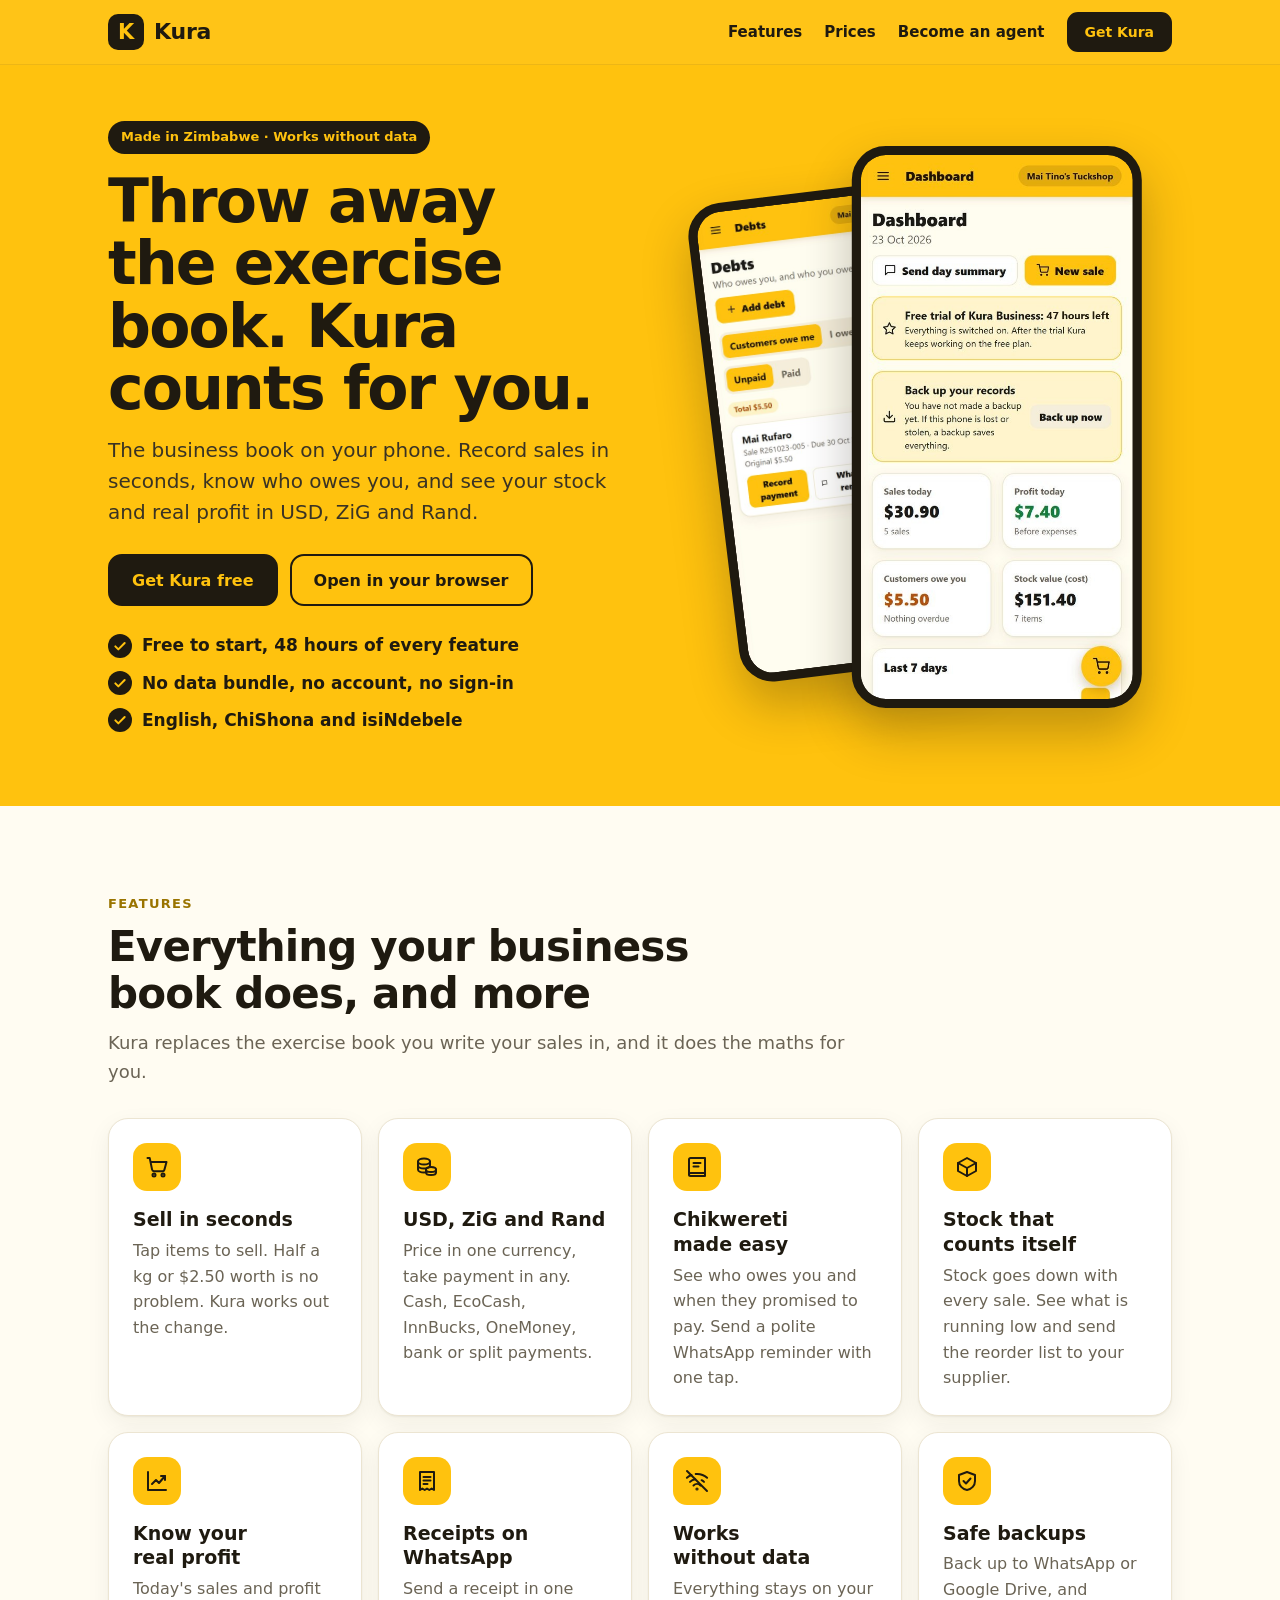
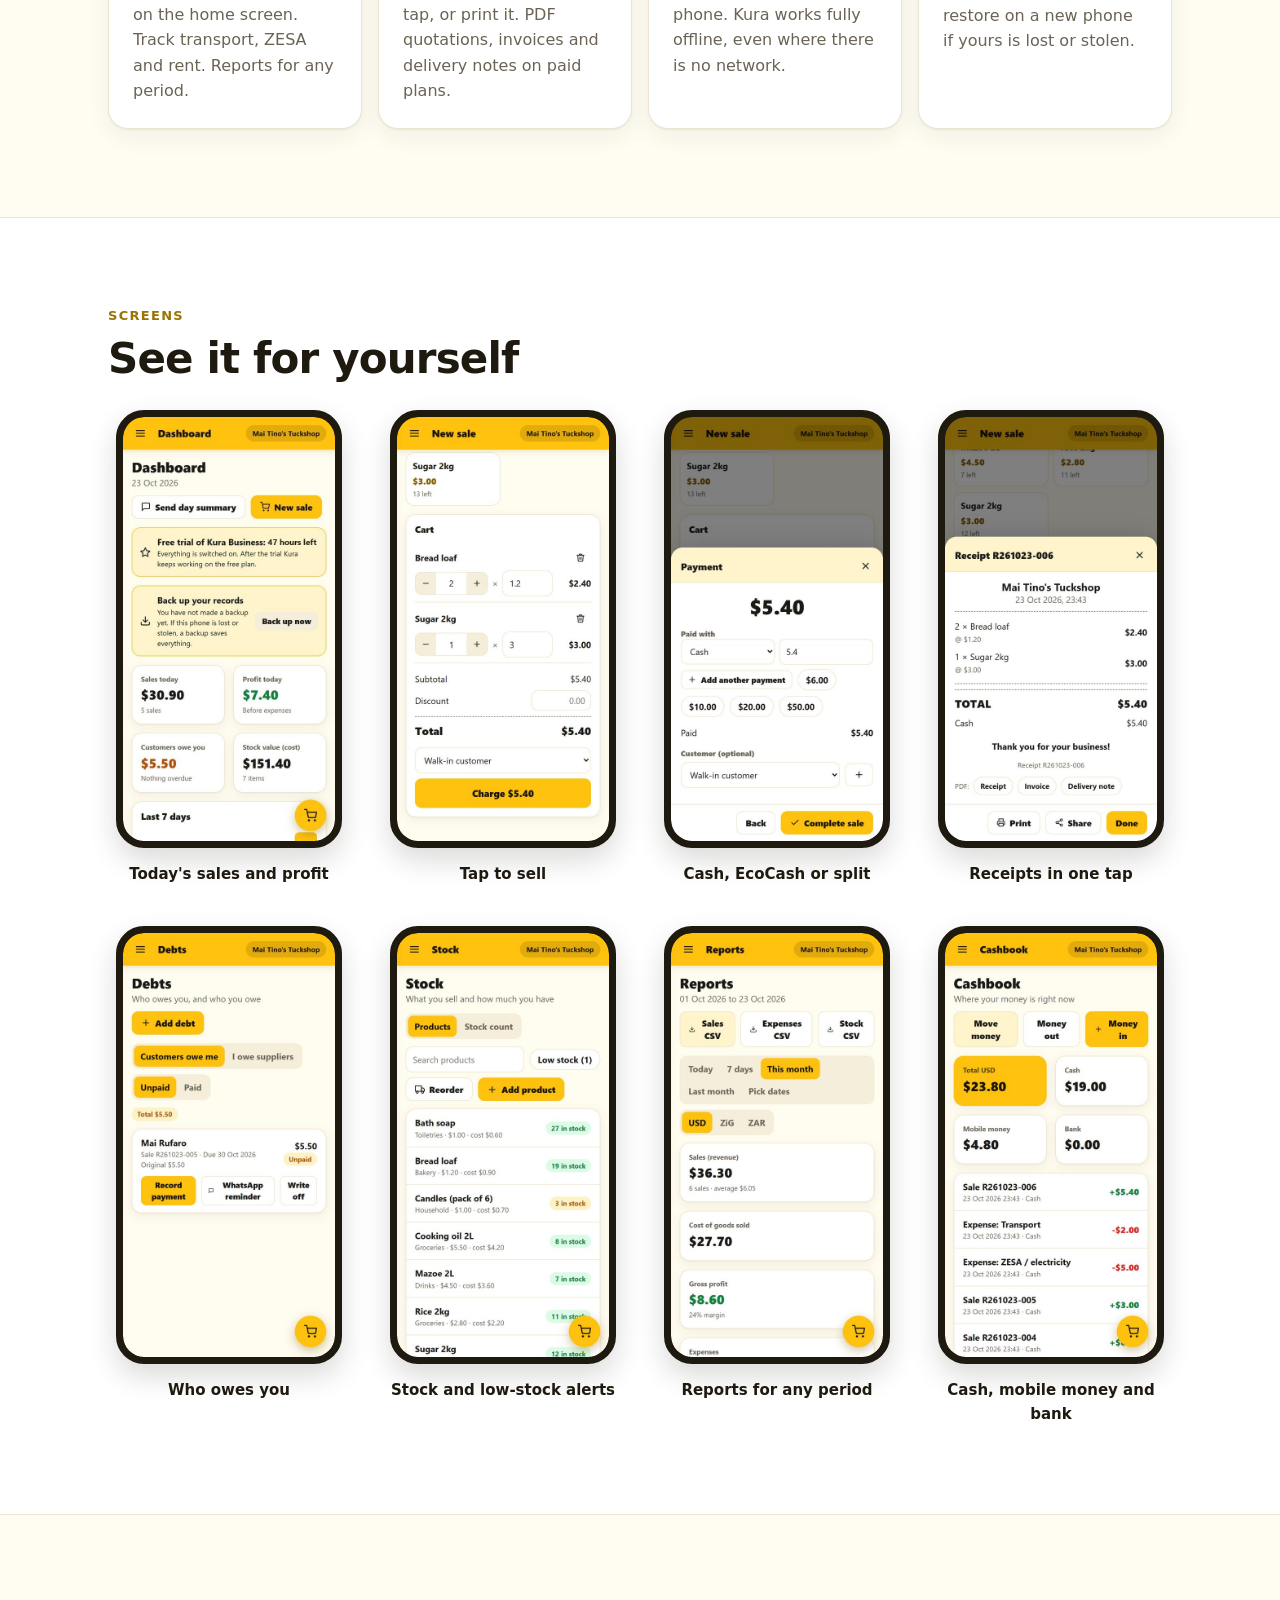
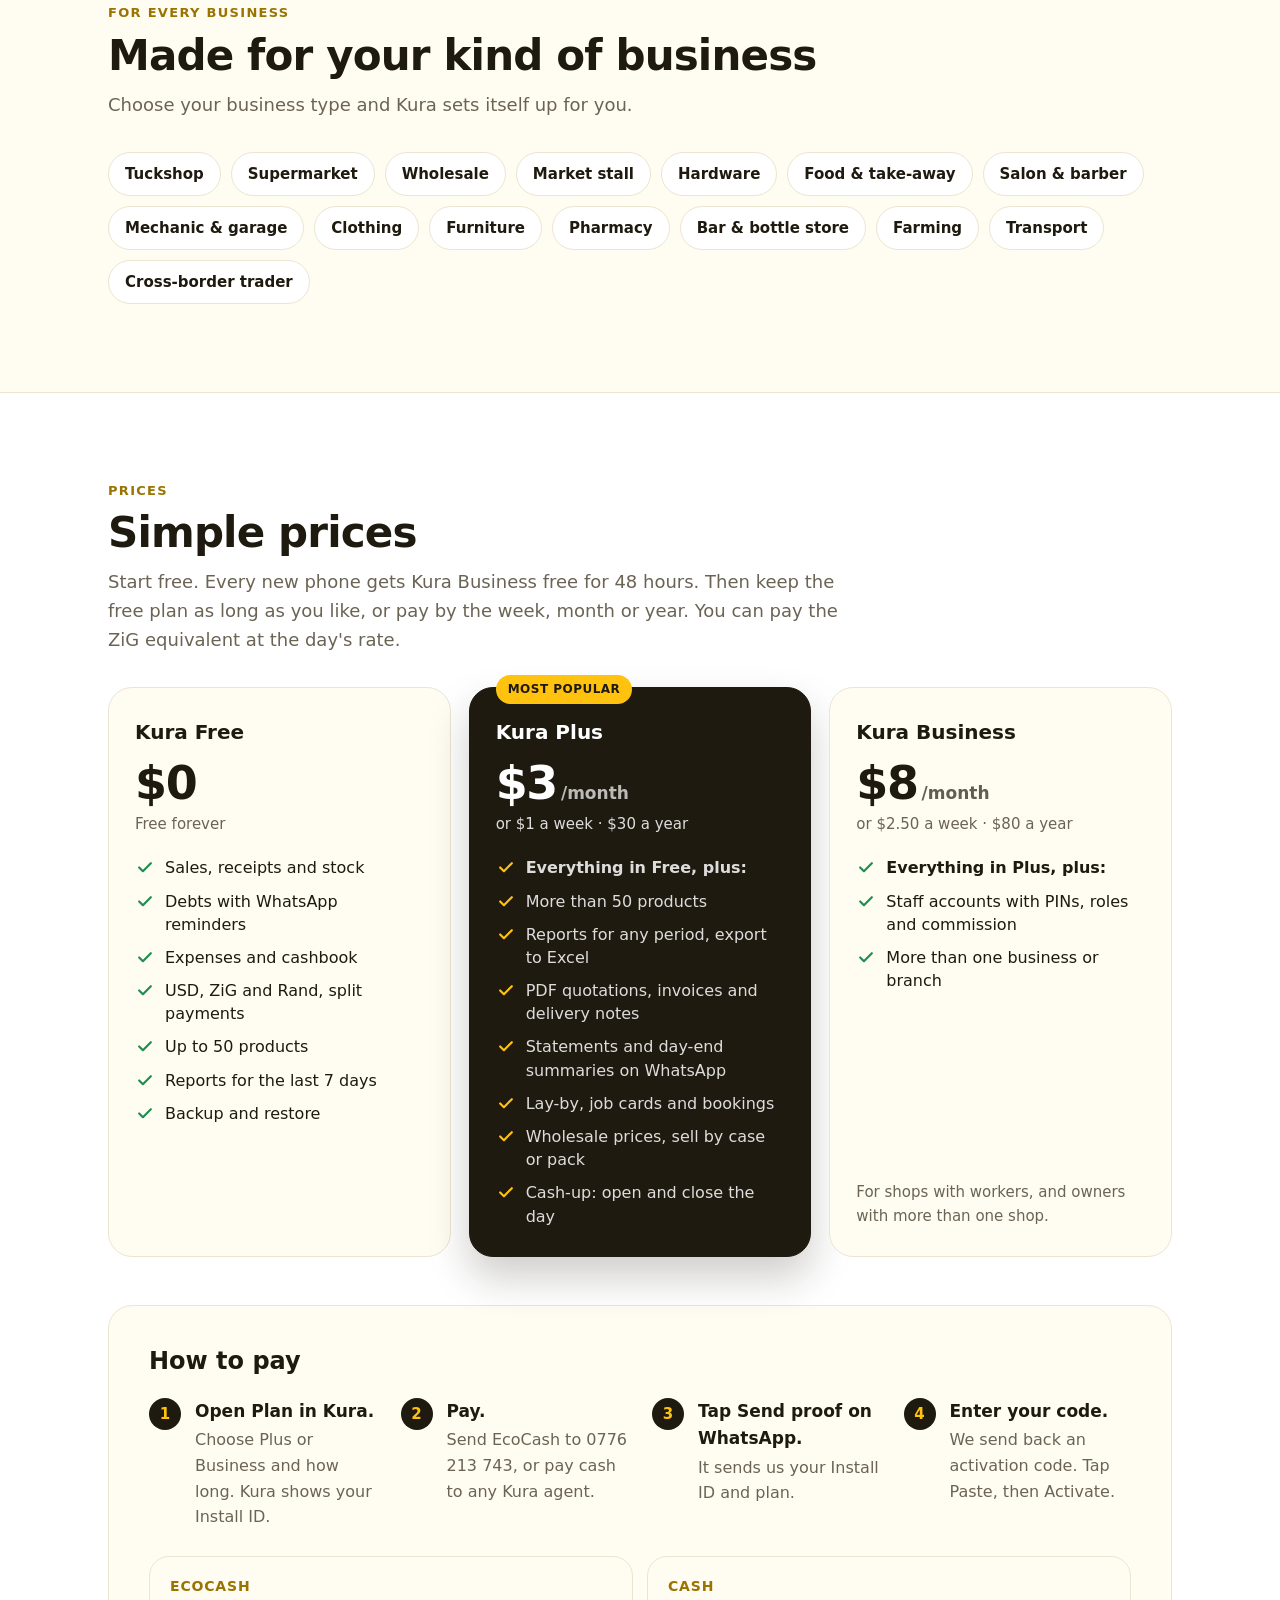
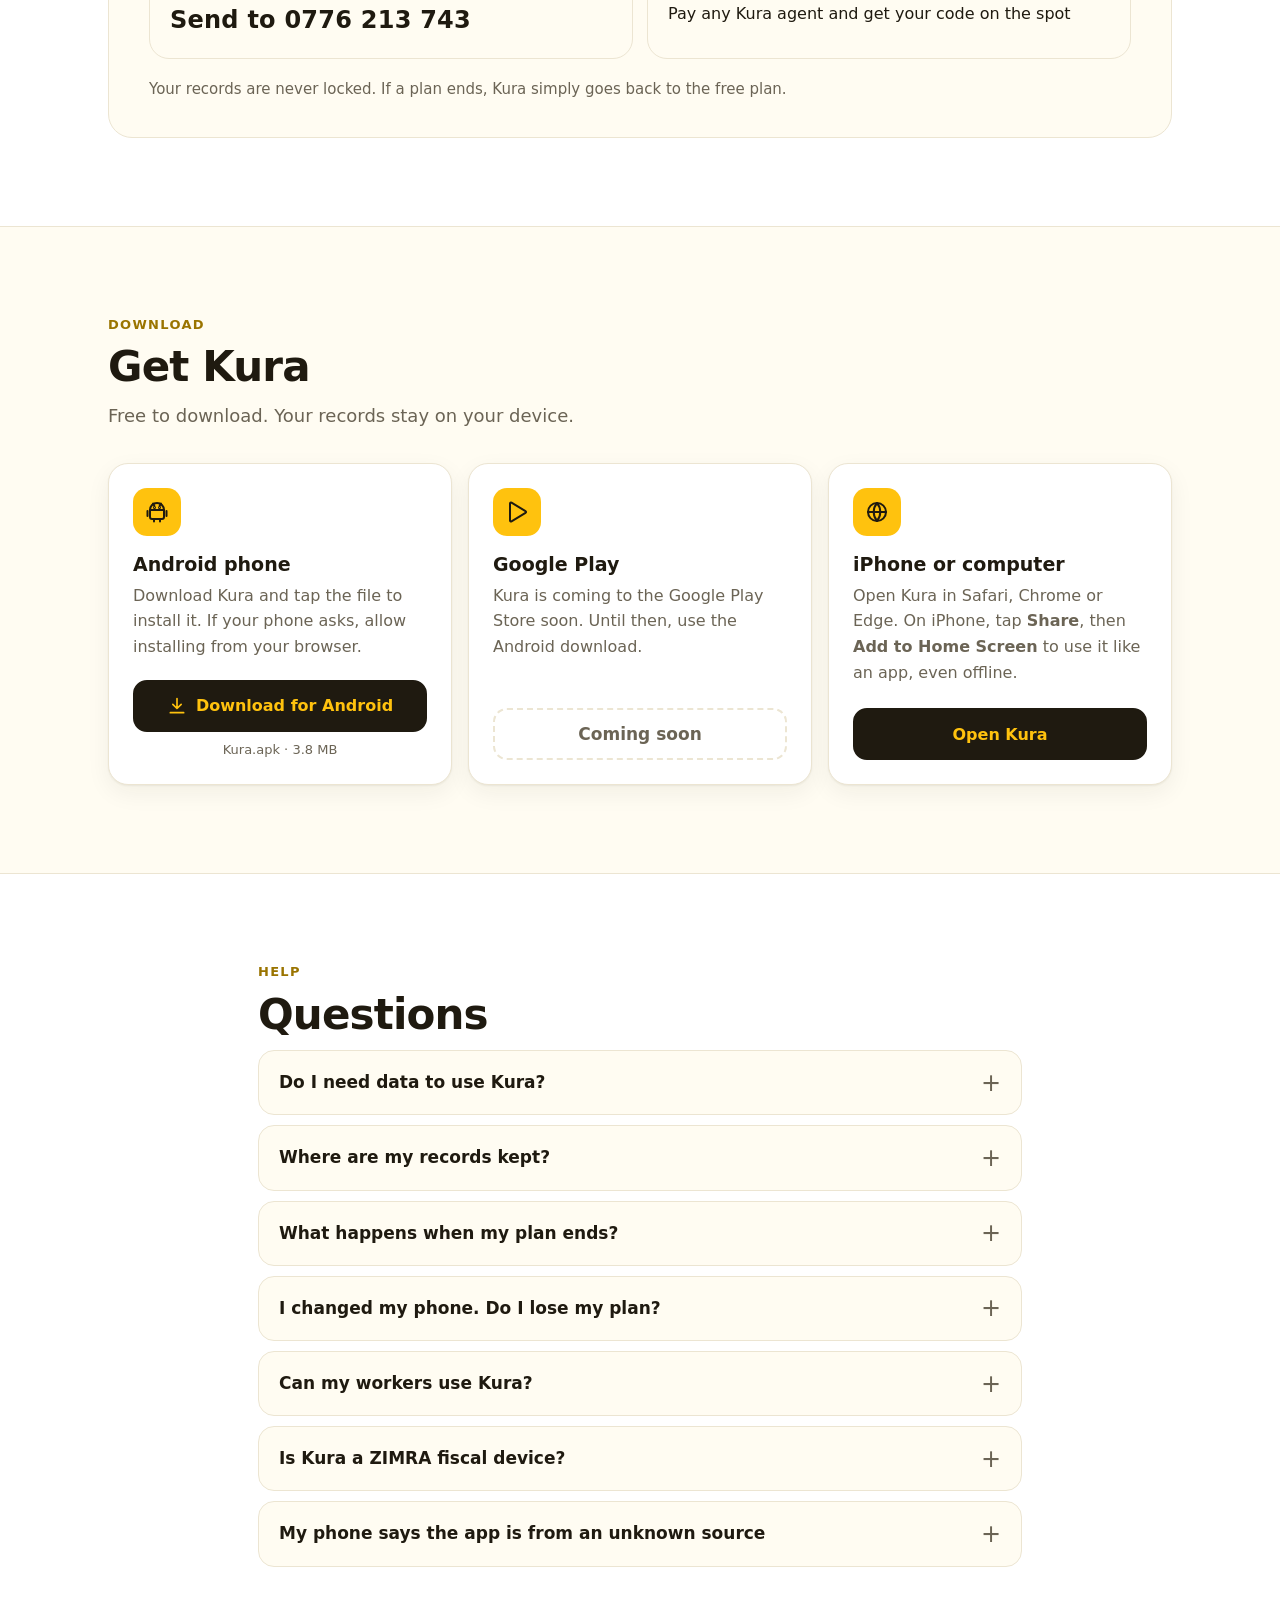
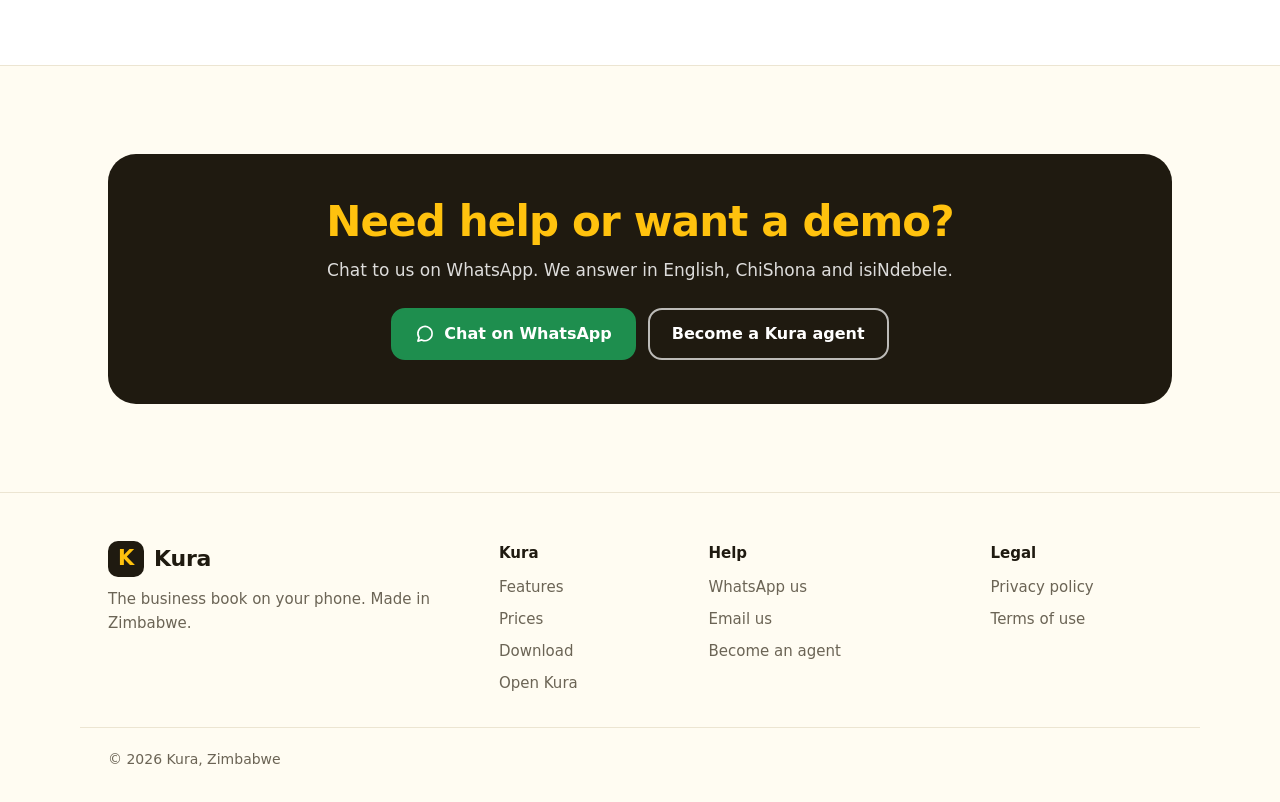
<file: index.html>
<!doctype html>
<html lang="en">
<head>
<meta charset="utf-8">
<meta name="viewport" content="width=device-width, initial-scale=1">
<title>Kura - the business book on your phone</title>
<meta name="description" content="Kura keeps your sales, stock, debts (chikwereti) and money in USD, ZiG and Rand. Works without data. Made in Zimbabwe for shops, vendors, salons, mechanics and every small business.">
<meta name="theme-color" content="#FFC20E">
<meta property="og:title" content="Kura - the business book on your phone">
<meta property="og:description" content="Sales, stock, debts and money in USD, ZiG and Rand. Works without data. Free to start.">
<meta property="og:image" content="https://kudakwashechiyangwa05-debug.github.io/kura/img/share.jpg">
<meta property="og:url" content="https://kudakwashechiyangwa05-debug.github.io/kura/">
<meta property="og:type" content="website">
<link rel="icon" href="img/favicon.png">
<link rel="apple-touch-icon" href="img/apple-touch-icon.png">
<link rel="stylesheet" href="style.css">
<script>
  // People who added the old Kura link to their Home Screen land here: send them straight into the app.
  if (window.matchMedia('(display-mode: standalone)').matches || navigator.standalone) location.replace('app/');
</script>
</head>
<body>
<svg width="0" height="0" style="position:absolute" aria-hidden="true">
  <defs>
    <symbol id="i-cart" viewBox="0 0 24 24"><circle cx="9" cy="20" r="1.5"/><circle cx="18" cy="20" r="1.5"/><path d="M2.5 3h2.2l2.4 11.6a2 2 0 0 0 2 1.6h8.3a2 2 0 0 0 2-1.5L21.5 7H6"/></symbol>
    <symbol id="i-coins" viewBox="0 0 24 24"><ellipse cx="9" cy="6.5" rx="6" ry="3"/><path d="M3 6.5v4c0 1.7 2.7 3 6 3s6-1.3 6-3v-4"/><path d="M3 10.5v4c0 1.7 2.7 3 6 3 1 0 2-.1 2.8-.4"/><ellipse cx="16" cy="14.5" rx="5" ry="2.5"/><path d="M11 14.5v3c0 1.4 2.2 2.5 5 2.5s5-1.1 5-2.5v-3"/></symbol>
    <symbol id="i-book" viewBox="0 0 24 24"><path d="M4 4.5A1.5 1.5 0 0 1 5.5 3H20v15H5.5A1.5 1.5 0 0 0 4 19.5z"/><path d="M4 19.5A1.5 1.5 0 0 0 5.5 21H20v-3"/><path d="M8.5 8h7M8.5 11.5h5"/></symbol>
    <symbol id="i-box" viewBox="0 0 24 24"><path d="M21 8l-9-5-9 5v8l9 5 9-5z"/><path d="M3 8l9 5 9-5M12 13v8"/></symbol>
    <symbol id="i-chart" viewBox="0 0 24 24"><path d="M3 3v18h18"/><path d="M7 15l4-4 3 3 6-7"/><path d="M16 7h4v4"/></symbol>
    <symbol id="i-receipt" viewBox="0 0 24 24"><path d="M5 3h14v18l-2.3-1.5L14.3 21 12 19.5 9.7 21l-2.4-1.5L5 21z"/><path d="M8.5 8h7M8.5 11.5h7M8.5 15h4"/></symbol>
    <symbol id="i-offline" viewBox="0 0 24 24"><path d="M2 2l20 20"/><path d="M8.5 16.5a5 5 0 0 1 7 0"/><path d="M5 12.9a10 10 0 0 1 5.2-2.7M19 12.9a10 10 0 0 0-2.4-1.7"/><path d="M1.9 8.8A15 15 0 0 1 6.5 6M22.1 8.8A15 15 0 0 0 10.7 5"/><circle cx="12" cy="20" r=".6"/></symbol>
    <symbol id="i-shield" viewBox="0 0 24 24"><path d="M12 3l8 3v6c0 4.5-3.3 8.3-8 9-4.7-.7-8-4.5-8-9V6z"/><path d="M8.5 12l2.5 2.5 4.5-5"/></symbol>
    <symbol id="i-android" viewBox="0 0 24 24"><path d="M5 10h14v7a2 2 0 0 1-2 2H7a2 2 0 0 1-2-2z"/><path d="M5 10a7 7 0 0 1 14 0"/><path d="M8 3.5l1.3 2.2M16 3.5l-1.3 2.2"/><circle cx="9.5" cy="7.6" r=".5"/><circle cx="14.5" cy="7.6" r=".5"/><path d="M2.5 11v5M21.5 11v5M9 19v2.5M15 19v2.5"/></symbol>
    <symbol id="i-play" viewBox="0 0 24 24"><path d="M5 3.5v17a1 1 0 0 0 1.5.9l14-8.5a1 1 0 0 0 0-1.8l-14-8.5A1 1 0 0 0 5 3.5z"/></symbol>
    <symbol id="i-globe" viewBox="0 0 24 24"><circle cx="12" cy="12" r="9"/><path d="M3 12h18"/><path d="M12 3a14 14 0 0 1 0 18M12 3a14 14 0 0 0 0 18"/></symbol>
    <symbol id="i-download" viewBox="0 0 24 24"><path d="M12 3v12M7 10l5 5 5-5M4 20h16"/></symbol>
    <symbol id="i-chat" viewBox="0 0 24 24"><path d="M20.5 11.5a8.5 8.5 0 0 1-12.4 7.6L3.5 20.5l1.4-4.4A8.5 8.5 0 1 1 20.5 11.5z"/></symbol>
    <symbol id="i-users" viewBox="0 0 24 24"><circle cx="9" cy="8" r="3.5"/><path d="M2.5 20a6.5 6.5 0 0 1 13 0"/><path d="M16 4.6a3.5 3.5 0 0 1 0 6.8M18 14a6.5 6.5 0 0 1 3.5 6"/></symbol>
    <symbol id="i-phone" viewBox="0 0 24 24"><rect x="6" y="2.5" width="12" height="19" rx="2.5"/><path d="M10.5 18.5h3"/></symbol>
    <symbol id="i-heart" viewBox="0 0 24 24"><path d="M12 20s-7.5-4.6-7.5-10.2A4.3 4.3 0 0 1 12 7.2a4.3 4.3 0 0 1 7.5 2.6C19.5 15.4 12 20 12 20z"/></symbol>
    <symbol id="i-check" viewBox="0 0 24 24"><path d="M5 12.5l4.5 4.5L19 7.5"/></symbol>
  </defs>
</svg>

<header class="top">
  <div class="wrap">
    <a class="brand" href="index.html"><span class="logo">K</span>Kura</a>
    <nav>
      <a class="hide-sm" href="index.html#features">Features</a>
      <a class="hide-sm" href="index.html#prices">Prices</a>
      <a class="hide-sm" href="agents.html">Become an agent</a>
      <a class="btn sm" href="index.html#get">Get Kura</a>
    </nav>
  </div>
</header>


<div class="hero">
  <div class="wrap">
    <div class="hero-text">
      <span class="pill">Made in Zimbabwe &middot; Works without data</span>
      <h1>Throw away the exercise book. Kura counts for you.</h1>
      <p class="lead">The business book on your phone. Record sales in seconds, know who owes you, and see your stock and real profit in USD, ZiG and Rand.</p>
      <div class="btns">
        <a class="btn" href="#get">Get Kura free</a>
        <a class="btn light" href="app/">Open in your browser</a>
      </div>
      <ul class="ticks">
        <li><svg><use href="#i-check"/></svg>Free to start, 48 hours of every feature</li>
        <li><svg><use href="#i-check"/></svg>No data bundle, no account, no sign-in</li>
        <li><svg><use href="#i-check"/></svg>English, ChiShona and isiNdebele</li>
      </ul>
    </div>
    <div class="hero-art">
      <div class="phone back"><img src="img/app-debts.jpg" alt="" width="520" height="1040"></div>
      <div class="phone front"><img src="img/app-dashboard.jpg" alt="Kura home screen showing today's sales and profit" width="520" height="1040"></div>
    </div>
  </div>
</div>

<section id="features">
  <div class="wrap">
    <p class="kicker">Features</p>
    <h2>Everything your business book does, and more</h2>
    <p class="sub">Kura replaces the exercise book you write your sales in, and it does the maths for you.</p>
    <div class="grid">
      <div class="card"><span class="ico"><svg><use href="#i-cart"/></svg></span><h3>Sell in seconds</h3><p>Tap items to sell. Half a kg or $2.50 worth is no problem. Kura works out the change.</p></div>
      <div class="card"><span class="ico"><svg><use href="#i-coins"/></svg></span><h3>USD, ZiG and Rand</h3><p>Price in one currency, take payment in any. Cash, EcoCash, InnBucks, OneMoney, bank or split payments.</p></div>
      <div class="card"><span class="ico"><svg><use href="#i-book"/></svg></span><h3>Chikwereti made easy</h3><p>See who owes you and when they promised to pay. Send a polite WhatsApp reminder with one tap.</p></div>
      <div class="card"><span class="ico"><svg><use href="#i-box"/></svg></span><h3>Stock that counts itself</h3><p>Stock goes down with every sale. See what is running low and send the reorder list to your supplier.</p></div>
      <div class="card"><span class="ico"><svg><use href="#i-chart"/></svg></span><h3>Know your real profit</h3><p>Today's sales and profit on the home screen. Track transport, ZESA and rent. Reports for any period.</p></div>
      <div class="card"><span class="ico"><svg><use href="#i-receipt"/></svg></span><h3>Receipts on WhatsApp</h3><p>Send a receipt in one tap, or print it. PDF quotations, invoices and delivery notes on paid plans.</p></div>
      <div class="card"><span class="ico"><svg><use href="#i-offline"/></svg></span><h3>Works without data</h3><p>Everything stays on your phone. Kura works fully offline, even where there is no network.</p></div>
      <div class="card"><span class="ico"><svg><use href="#i-shield"/></svg></span><h3>Safe backups</h3><p>Back up to WhatsApp or Google Drive, and restore on a new phone if yours is lost or stolen.</p></div>
    </div>
  </div>
</section>

<section class="alt">
  <div class="wrap">
    <p class="kicker">Screens</p>
    <h2>See it for yourself</h2>
    <p class="sub only-sm">Swipe to see more screens &rarr;</p>
    <div class="shots">
      <figure><div class="phone"><img src="img/app-dashboard.jpg" alt="" width="520" height="1040"></div><figcaption>Today's sales and profit</figcaption></figure>
      <figure><div class="phone"><img src="img/app-sell.jpg" alt="" width="520" height="1040"></div><figcaption>Tap to sell</figcaption></figure>
      <figure><div class="phone"><img src="img/app-checkout.jpg" alt="" width="520" height="1040"></div><figcaption>Cash, EcoCash or split</figcaption></figure>
      <figure><div class="phone"><img src="img/app-receipt.jpg" alt="" width="520" height="1040"></div><figcaption>Receipts in one tap</figcaption></figure>
      <figure><div class="phone"><img src="img/app-debts.jpg" alt="" width="520" height="1040"></div><figcaption>Who owes you</figcaption></figure>
      <figure><div class="phone"><img src="img/app-stock.jpg" alt="" width="520" height="1040"></div><figcaption>Stock and low-stock alerts</figcaption></figure>
      <figure><div class="phone"><img src="img/app-reports.jpg" alt="" width="520" height="1040"></div><figcaption>Reports for any period</figcaption></figure>
      <figure><div class="phone"><img src="img/app-cashbook.jpg" alt="" width="520" height="1040"></div><figcaption>Cash, mobile money and bank</figcaption></figure>
    </div>
  </div>
</section>

<section>
  <div class="wrap">
    <p class="kicker">For every business</p>
    <h2>Made for your kind of business</h2>
    <p class="sub">Choose your business type and Kura sets itself up for you.</p>
    <div class="chips">
      <span>Tuckshop</span><span>Supermarket</span><span>Wholesale</span><span>Market stall</span><span>Hardware</span>
      <span>Food &amp; take-away</span><span>Salon &amp; barber</span><span>Mechanic &amp; garage</span><span>Clothing</span><span>Furniture</span>
      <span>Pharmacy</span><span>Bar &amp; bottle store</span><span>Farming</span><span>Transport</span><span>Cross-border trader</span>
    </div>
  </div>
</section>

<section id="prices" class="alt">
  <div class="wrap">
    <p class="kicker">Prices</p>
    <h2>Simple prices</h2>
    <p class="sub">Start free. Every new phone gets Kura Business free for 48 hours. Then keep the free plan as long as you like, or pay by the week, month or year. You can pay the ZiG equivalent at the day's rate.</p>
    <div class="plans">
      <div class="plan">
        <h3>Kura Free</h3>
        <p class="price">$0</p>
        <p class="alts">Free forever</p>
        <ul>
          <li><svg><use href="#i-check"/></svg>Sales, receipts and stock</li>
          <li><svg><use href="#i-check"/></svg>Debts with WhatsApp reminders</li>
          <li><svg><use href="#i-check"/></svg>Expenses and cashbook</li>
          <li><svg><use href="#i-check"/></svg>USD, ZiG and Rand, split payments</li>
          <li><svg><use href="#i-check"/></svg>Up to 50 products</li>
          <li><svg><use href="#i-check"/></svg>Reports for the last 7 days</li>
          <li><svg><use href="#i-check"/></svg>Backup and restore</li>
        </ul>
      </div>
      <div class="plan best">
        <span class="tag">Most popular</span>
        <h3>Kura Plus</h3>
        <p class="price">$3<small>/month</small></p>
        <p class="alts">or $1 a week &middot; $30 a year</p>
        <ul>
          <li><svg><use href="#i-check"/></svg><b>Everything in Free, plus:</b></li>
          <li><svg><use href="#i-check"/></svg>More than 50 products</li>
          <li><svg><use href="#i-check"/></svg>Reports for any period, export to Excel</li>
          <li><svg><use href="#i-check"/></svg>PDF quotations, invoices and delivery notes</li>
          <li><svg><use href="#i-check"/></svg>Statements and day-end summaries on WhatsApp</li>
          <li><svg><use href="#i-check"/></svg>Lay-by, job cards and bookings</li>
          <li><svg><use href="#i-check"/></svg>Wholesale prices, sell by case or pack</li>
          <li><svg><use href="#i-check"/></svg>Cash-up: open and close the day</li>
        </ul>
      </div>
      <div class="plan">
        <h3>Kura Business</h3>
        <p class="price">$8<small>/month</small></p>
        <p class="alts">or $2.50 a week &middot; $80 a year</p>
        <ul>
          <li><svg><use href="#i-check"/></svg><b>Everything in Plus, plus:</b></li>
          <li><svg><use href="#i-check"/></svg>Staff accounts with PINs, roles and commission</li>
          <li><svg><use href="#i-check"/></svg>More than one business or branch</li>
        </ul>
        <p class="plan-note">For shops with workers, and owners with more than one shop.</p>
      </div>
    </div>

    <div class="howpay">
      <h3>How to pay</h3>
      <ol class="steps">
        <li><b>Open Plan in Kura.</b> Choose Plus or Business and how long. Kura shows your Install ID.</li>
        <li><b>Pay.</b> Send EcoCash to 0776 213 743, or pay cash to any Kura agent.</li>
        <li><b>Tap Send proof on WhatsApp.</b> It sends us your Install ID and plan.</li>
        <li><b>Enter your code.</b> We send back an activation code. Tap Paste, then Activate.</li>
      </ol>
      <div class="pay"><div class="card"><b>EcoCash</b><p class="big">Send to 0776 213 743</p></div>
      <div class="card"><b>Cash</b><p>Pay any Kura agent and get your code on the spot</p></div></div>
      <p class="note">Your records are never locked. If a plan ends, Kura simply goes back to the free plan.</p>
    </div>
  </div>
</section>

<section id="get">
  <div class="wrap">
    <p class="kicker">Download</p>
    <h2>Get Kura</h2>
    <p class="sub">Free to download. Your records stay on your device.</p>
    <div class="dl">
      <div class="card">
        <span class="ico"><svg><use href="#i-android"/></svg></span>
        <h3>Android phone</h3>
        <p>Download Kura and tap the file to install it. If your phone asks, allow installing from your browser.</p>
        <a class="btn" href="https://github.com/kudakwashechiyangwa05-debug/kura/releases/latest/download/Kura.apk"><svg><use href="#i-download"/></svg>Download for Android</a>
        <span class="fine">Kura.apk &middot; 3.8 MB</span>
      </div>
      <div class="card">
        <span class="ico"><svg><use href="#i-play"/></svg></span>
        <h3>Google Play</h3>
        <p>Kura is coming to the Google Play Store soon. Until then, use the Android download.</p>
        <span class="soon">Coming soon</span>
      </div>
      <div class="card">
        <span class="ico"><svg><use href="#i-globe"/></svg></span>
        <h3>iPhone or computer</h3>
        <p>Open Kura in Safari, Chrome or Edge. On iPhone, tap <b>Share</b>, then <b>Add to Home Screen</b> to use it like an app, even offline.</p>
        <a class="btn" href="app/">Open Kura</a>
      </div>
    </div>
  </div>
</section>

<section class="alt">
  <div class="wrap narrow">
    <p class="kicker">Help</p>
    <h2>Questions</h2>
    <details><summary>Do I need data to use Kura?</summary><p>No. Kura works fully offline. You only need data to download it, to send WhatsApp messages and to make online backups.</p></details>
    <details><summary>Where are my records kept?</summary><p>On your phone only. We cannot see them. Make a backup often (Settings, Back up now) and send it to yourself on WhatsApp or Google Drive.</p></details>
    <details><summary>What happens when my plan ends?</summary><p>Kura goes back to the free plan. Nothing is deleted or locked. Only the paid features switch off until you renew.</p></details>
    <details><summary>I changed my phone. Do I lose my plan?</summary><p>Restore your backup on the new phone, then send us your new Install ID on WhatsApp. We move the rest of your plan to the new phone once.</p></details>
    <details><summary>Can my workers use Kura?</summary><p>Yes. Kura Business gives each worker their own PIN and role, so you can see who sold what and pay commission.</p></details>
    <details><summary>Is Kura a ZIMRA fiscal device?</summary><p>No. Kura helps you keep good records, which makes tax time easier, but it does not file tax for you.</p></details>
    <details><summary>My phone says the app is from an unknown source</summary><p>That is normal for apps downloaded from a website. Tap Settings, allow your browser to install apps, then go back and tap Install.</p></details>
  </div>
</section>

<section>
  <div class="wrap">
    <div class="cta">
      <h2>Need help or want a demo?</h2>
      <p>Chat to us on WhatsApp. We answer in English, ChiShona and isiNdebele.</p>
      <div class="btns">
        <a class="btn wa" href="https://wa.me/263776213743?text=Hello%20Kura%2C%20I%20have%20a%20question."><svg><use href="#i-chat"/></svg>Chat on WhatsApp</a>
        <a class="btn ghost" href="agents.html">Become a Kura agent</a>
      </div>
    </div>
  </div>
</section>

<footer>
  <div class="wrap">
    <div class="foot-brand">
      <a class="brand" href="index.html"><span class="logo">K</span>Kura</a>
      <p>The business book on your phone. Made in Zimbabwe.</p>
    </div>
    <div class="foot-links">
      <b>Kura</b>
      <a href="index.html#features">Features</a>
      <a href="index.html#prices">Prices</a>
      <a href="index.html#get">Download</a>
      <a href="app/">Open Kura</a>
    </div>
    <div class="foot-links">
      <b>Help</b>
      <a href="https://wa.me/263776213743?text=Hello%20Kura%2C%20I%20have%20a%20question.">WhatsApp us</a>
      <a href="mailto:kudakwashechiyangwa05@gmail.com">Email us</a>
      <a href="agents.html">Become an agent</a>
    </div>
    <div class="foot-links">
      <b>Legal</b>
      <a href="legal/privacy.html">Privacy policy</a>
      <a href="legal/terms.html">Terms of use</a>
    </div>
  </div>
  <div class="wrap copy">&copy; 2026 Kura, Zimbabwe</div>
</footer>

</body>
</html>
</file>
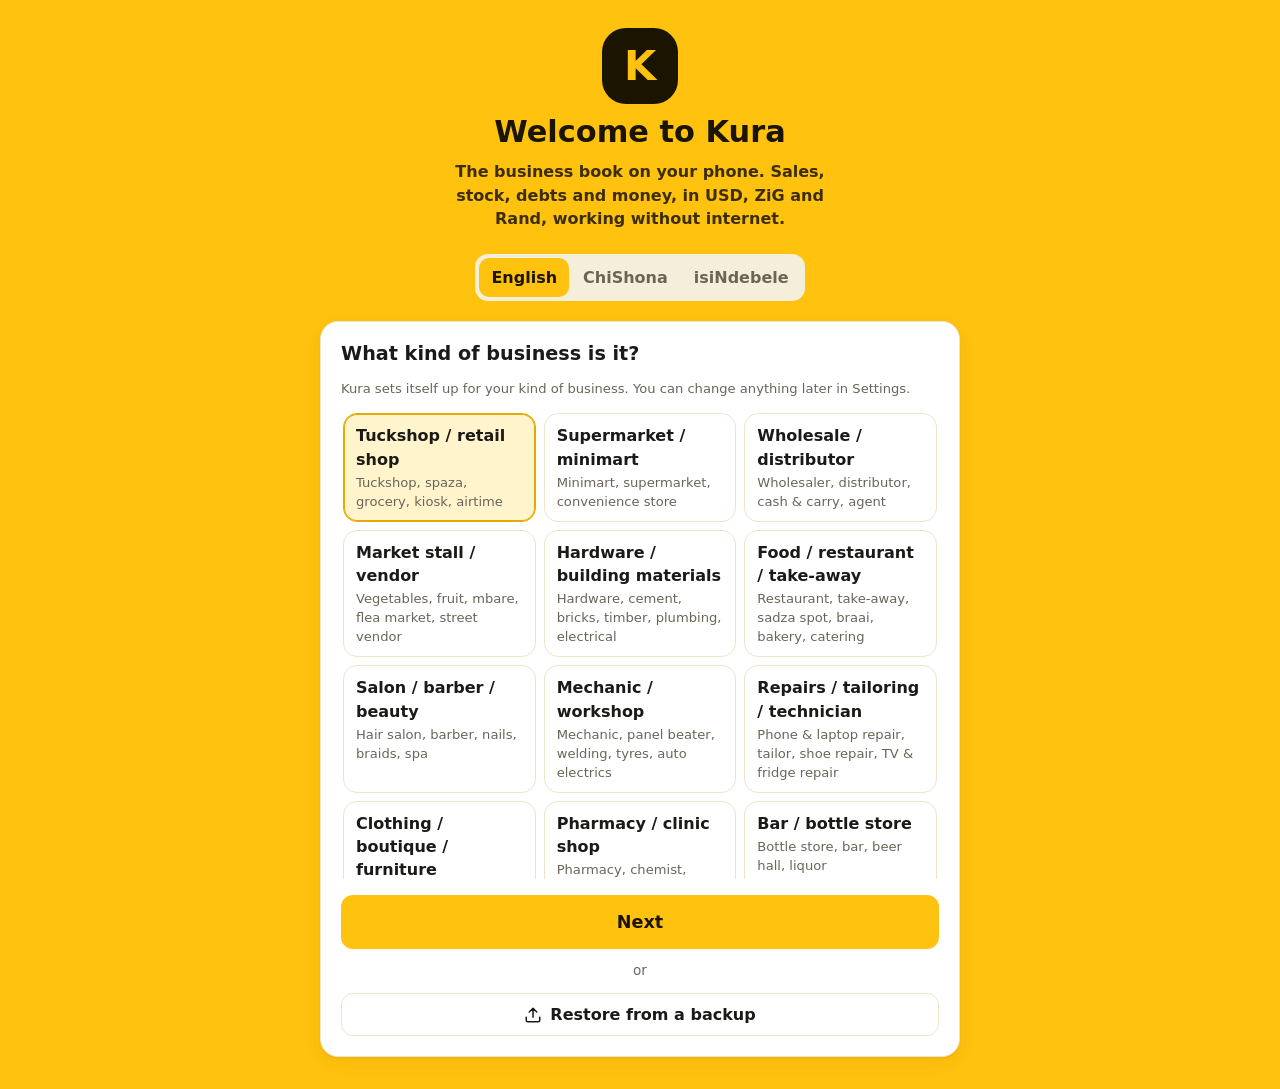
<file: app/index.html>
<!doctype html>
<html lang="en">
  <head>
    <meta charset="UTF-8" />
    <meta name="viewport" content="width=device-width, initial-scale=1, viewport-fit=cover" />
    <meta name="theme-color" content="#FFC20E" />
    <meta name="description" content="Kura: simple records for your business. Works offline." />
    <link rel="icon" type="image/svg+xml" href="./favicon.svg" />
    <link rel="apple-touch-icon" href="./icon-192.png" />
    <title>Kura</title>
    <script type="module" crossorigin src="./assets/index-GITR4rM9.js"></script>
    <link rel="stylesheet" crossorigin href="./assets/index-C1vpxMlg.css">
  <link rel="manifest" href="./manifest.webmanifest"></head>
  <body>
    <div id="root"></div>
  </body>
</html>
</file>
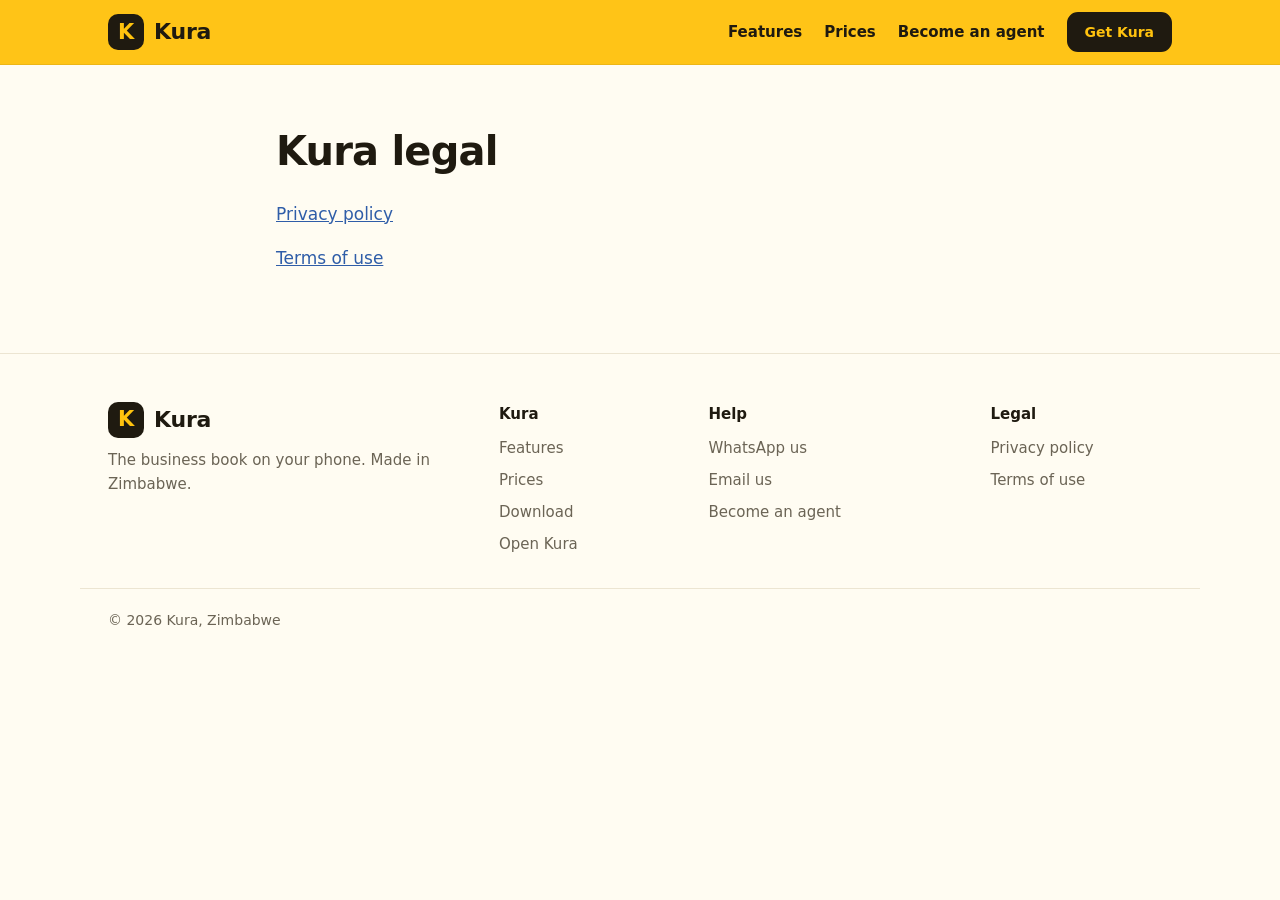
<file: legal/index.html>
<!doctype html><html lang="en"><head><meta charset="utf-8"><meta name="viewport" content="width=device-width, initial-scale=1">
<title>Kura - Legal</title><meta name="theme-color" content="#FFC20E"><link rel="icon" href="../img/favicon.png"><link rel="stylesheet" href="../style.css"></head>
<body><svg width="0" height="0" style="position:absolute" aria-hidden="true">
  <defs>
    <symbol id="i-cart" viewBox="0 0 24 24"><circle cx="9" cy="20" r="1.5"/><circle cx="18" cy="20" r="1.5"/><path d="M2.5 3h2.2l2.4 11.6a2 2 0 0 0 2 1.6h8.3a2 2 0 0 0 2-1.5L21.5 7H6"/></symbol>
    <symbol id="i-coins" viewBox="0 0 24 24"><ellipse cx="9" cy="6.5" rx="6" ry="3"/><path d="M3 6.5v4c0 1.7 2.7 3 6 3s6-1.3 6-3v-4"/><path d="M3 10.5v4c0 1.7 2.7 3 6 3 1 0 2-.1 2.8-.4"/><ellipse cx="16" cy="14.5" rx="5" ry="2.5"/><path d="M11 14.5v3c0 1.4 2.2 2.5 5 2.5s5-1.1 5-2.5v-3"/></symbol>
    <symbol id="i-book" viewBox="0 0 24 24"><path d="M4 4.5A1.5 1.5 0 0 1 5.5 3H20v15H5.5A1.5 1.5 0 0 0 4 19.5z"/><path d="M4 19.5A1.5 1.5 0 0 0 5.5 21H20v-3"/><path d="M8.5 8h7M8.5 11.5h5"/></symbol>
    <symbol id="i-box" viewBox="0 0 24 24"><path d="M21 8l-9-5-9 5v8l9 5 9-5z"/><path d="M3 8l9 5 9-5M12 13v8"/></symbol>
    <symbol id="i-chart" viewBox="0 0 24 24"><path d="M3 3v18h18"/><path d="M7 15l4-4 3 3 6-7"/><path d="M16 7h4v4"/></symbol>
    <symbol id="i-receipt" viewBox="0 0 24 24"><path d="M5 3h14v18l-2.3-1.5L14.3 21 12 19.5 9.7 21l-2.4-1.5L5 21z"/><path d="M8.5 8h7M8.5 11.5h7M8.5 15h4"/></symbol>
    <symbol id="i-offline" viewBox="0 0 24 24"><path d="M2 2l20 20"/><path d="M8.5 16.5a5 5 0 0 1 7 0"/><path d="M5 12.9a10 10 0 0 1 5.2-2.7M19 12.9a10 10 0 0 0-2.4-1.7"/><path d="M1.9 8.8A15 15 0 0 1 6.5 6M22.1 8.8A15 15 0 0 0 10.7 5"/><circle cx="12" cy="20" r=".6"/></symbol>
    <symbol id="i-shield" viewBox="0 0 24 24"><path d="M12 3l8 3v6c0 4.5-3.3 8.3-8 9-4.7-.7-8-4.5-8-9V6z"/><path d="M8.5 12l2.5 2.5 4.5-5"/></symbol>
    <symbol id="i-android" viewBox="0 0 24 24"><path d="M5 10h14v7a2 2 0 0 1-2 2H7a2 2 0 0 1-2-2z"/><path d="M5 10a7 7 0 0 1 14 0"/><path d="M8 3.5l1.3 2.2M16 3.5l-1.3 2.2"/><circle cx="9.5" cy="7.6" r=".5"/><circle cx="14.5" cy="7.6" r=".5"/><path d="M2.5 11v5M21.5 11v5M9 19v2.5M15 19v2.5"/></symbol>
    <symbol id="i-play" viewBox="0 0 24 24"><path d="M5 3.5v17a1 1 0 0 0 1.5.9l14-8.5a1 1 0 0 0 0-1.8l-14-8.5A1 1 0 0 0 5 3.5z"/></symbol>
    <symbol id="i-globe" viewBox="0 0 24 24"><circle cx="12" cy="12" r="9"/><path d="M3 12h18"/><path d="M12 3a14 14 0 0 1 0 18M12 3a14 14 0 0 0 0 18"/></symbol>
    <symbol id="i-download" viewBox="0 0 24 24"><path d="M12 3v12M7 10l5 5 5-5M4 20h16"/></symbol>
    <symbol id="i-chat" viewBox="0 0 24 24"><path d="M20.5 11.5a8.5 8.5 0 0 1-12.4 7.6L3.5 20.5l1.4-4.4A8.5 8.5 0 1 1 20.5 11.5z"/></symbol>
    <symbol id="i-users" viewBox="0 0 24 24"><circle cx="9" cy="8" r="3.5"/><path d="M2.5 20a6.5 6.5 0 0 1 13 0"/><path d="M16 4.6a3.5 3.5 0 0 1 0 6.8M18 14a6.5 6.5 0 0 1 3.5 6"/></symbol>
    <symbol id="i-phone" viewBox="0 0 24 24"><rect x="6" y="2.5" width="12" height="19" rx="2.5"/><path d="M10.5 18.5h3"/></symbol>
    <symbol id="i-heart" viewBox="0 0 24 24"><path d="M12 20s-7.5-4.6-7.5-10.2A4.3 4.3 0 0 1 12 7.2a4.3 4.3 0 0 1 7.5 2.6C19.5 15.4 12 20 12 20z"/></symbol>
    <symbol id="i-check" viewBox="0 0 24 24"><path d="M5 12.5l4.5 4.5L19 7.5"/></symbol>
  </defs>
</svg>

<header class="top">
  <div class="wrap">
    <a class="brand" href="../index.html"><span class="logo">K</span>Kura</a>
    <nav>
      <a class="hide-sm" href="../index.html#features">Features</a>
      <a class="hide-sm" href="../index.html#prices">Prices</a>
      <a class="hide-sm" href="../agents.html">Become an agent</a>
      <a class="btn sm" href="../index.html#get">Get Kura</a>
    </nav>
  </div>
</header>
<main class="doc"><h1>Kura legal</h1><p><a href="privacy.html">Privacy policy</a></p><p><a href="terms.html">Terms of use</a></p></main><footer>
  <div class="wrap">
    <div class="foot-brand">
      <a class="brand" href="../index.html"><span class="logo">K</span>Kura</a>
      <p>The business book on your phone. Made in Zimbabwe.</p>
    </div>
    <div class="foot-links">
      <b>Kura</b>
      <a href="../index.html#features">Features</a>
      <a href="../index.html#prices">Prices</a>
      <a href="../index.html#get">Download</a>
      <a href="../app/">Open Kura</a>
    </div>
    <div class="foot-links">
      <b>Help</b>
      <a href="https://wa.me/263776213743?text=Hello%20Kura%2C%20I%20have%20a%20question.">WhatsApp us</a>
      <a href="mailto:kudakwashechiyangwa05@gmail.com">Email us</a>
      <a href="../agents.html">Become an agent</a>
    </div>
    <div class="foot-links">
      <b>Legal</b>
      <a href="../legal/privacy.html">Privacy policy</a>
      <a href="../legal/terms.html">Terms of use</a>
    </div>
  </div>
  <div class="wrap copy">&copy; 2026 Kura, Zimbabwe</div>
</footer>
</body></html>
</file>
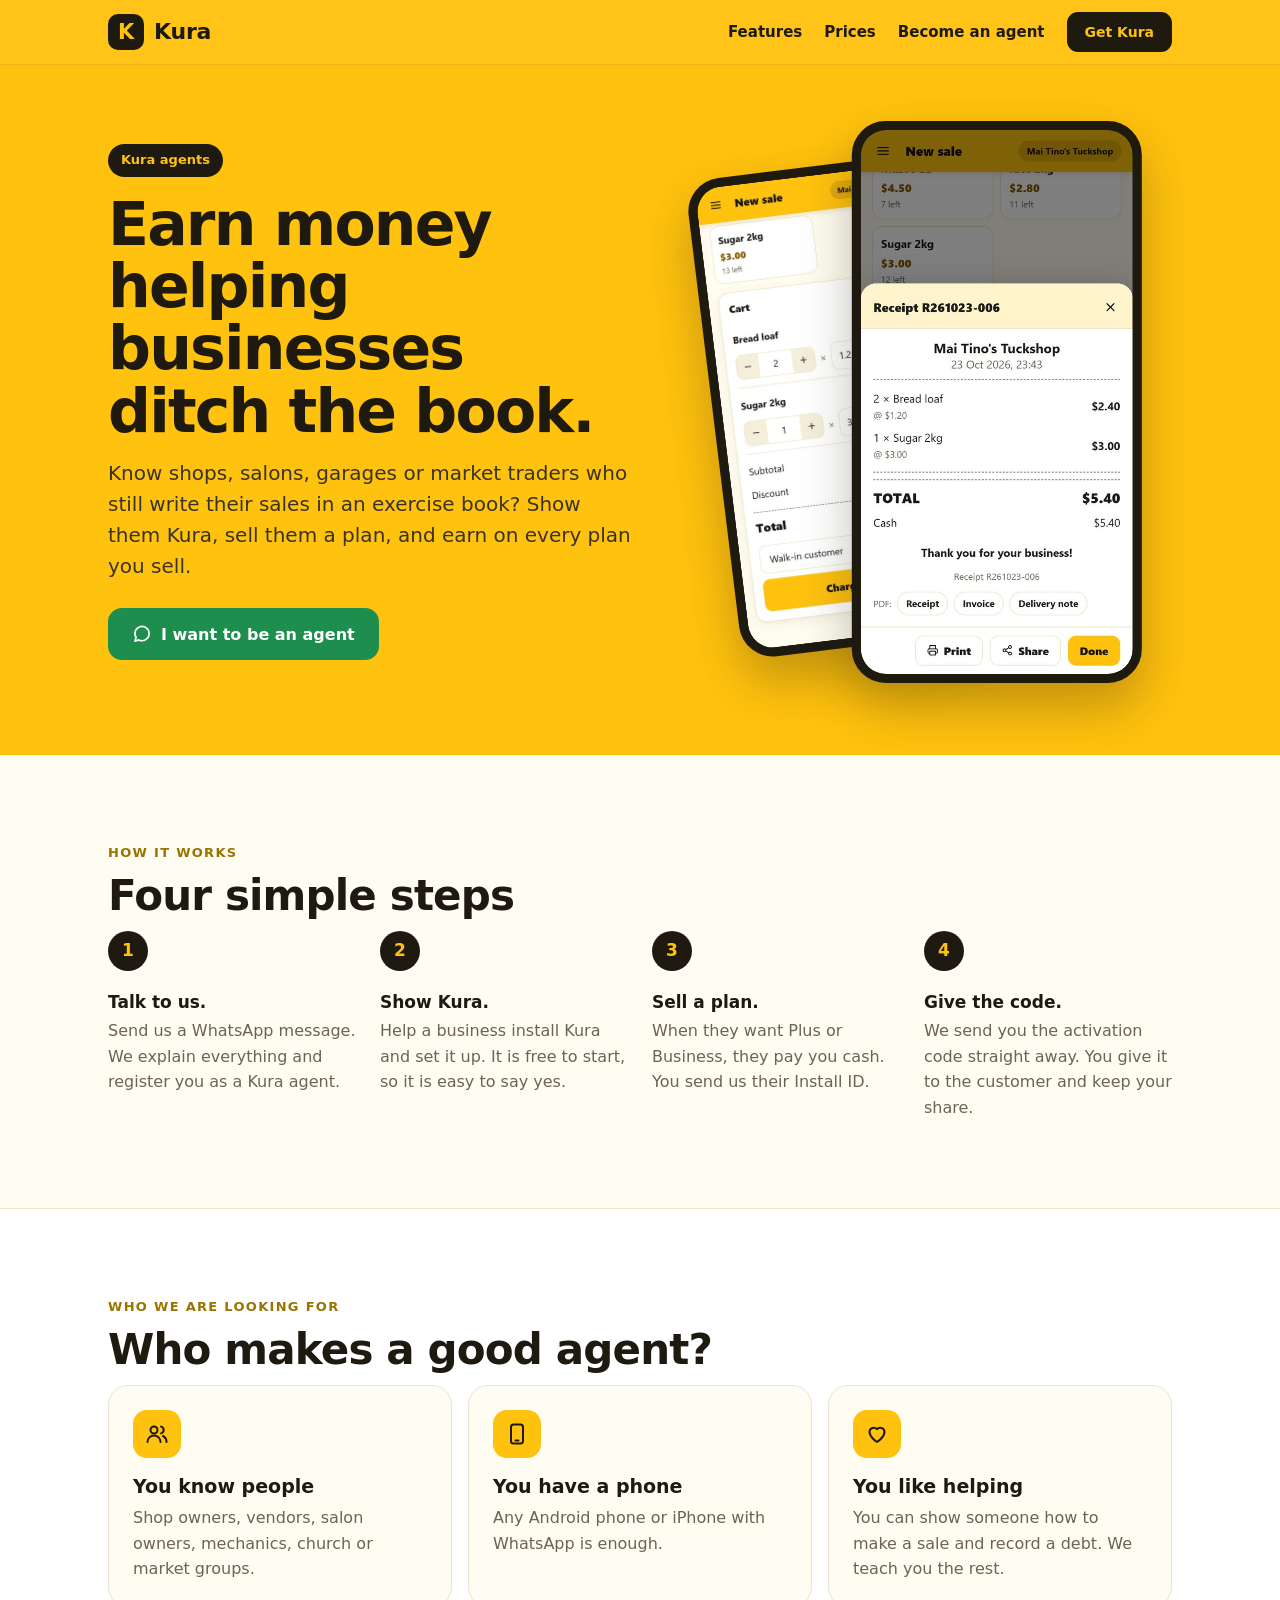
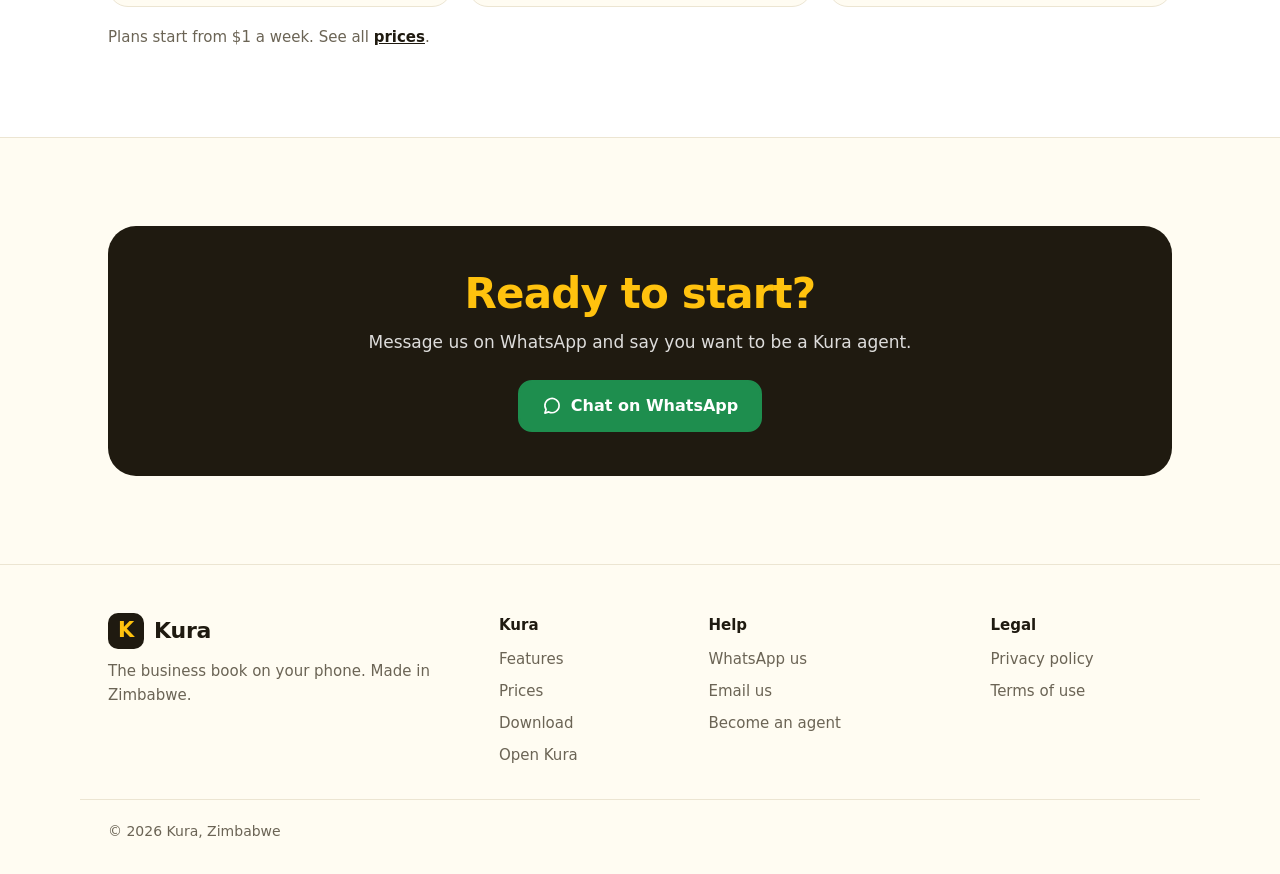
<file: agents.html>
<!doctype html>
<html lang="en">
<head>
<meta charset="utf-8">
<meta name="viewport" content="width=device-width, initial-scale=1">
<title>Become a Kura agent</title>
<meta name="description" content="Earn money selling Kura plans to shops, salons, garages and market traders in your area.">
<meta name="theme-color" content="#FFC20E">
<meta property="og:title" content="Become a Kura agent">
<meta property="og:image" content="https://kudakwashechiyangwa05-debug.github.io/kura/img/share.jpg">
<link rel="icon" href="img/favicon.png">
<link rel="apple-touch-icon" href="img/apple-touch-icon.png">
<link rel="stylesheet" href="style.css">
</head>
<body>
<svg width="0" height="0" style="position:absolute" aria-hidden="true">
  <defs>
    <symbol id="i-cart" viewBox="0 0 24 24"><circle cx="9" cy="20" r="1.5"/><circle cx="18" cy="20" r="1.5"/><path d="M2.5 3h2.2l2.4 11.6a2 2 0 0 0 2 1.6h8.3a2 2 0 0 0 2-1.5L21.5 7H6"/></symbol>
    <symbol id="i-coins" viewBox="0 0 24 24"><ellipse cx="9" cy="6.5" rx="6" ry="3"/><path d="M3 6.5v4c0 1.7 2.7 3 6 3s6-1.3 6-3v-4"/><path d="M3 10.5v4c0 1.7 2.7 3 6 3 1 0 2-.1 2.8-.4"/><ellipse cx="16" cy="14.5" rx="5" ry="2.5"/><path d="M11 14.5v3c0 1.4 2.2 2.5 5 2.5s5-1.1 5-2.5v-3"/></symbol>
    <symbol id="i-book" viewBox="0 0 24 24"><path d="M4 4.5A1.5 1.5 0 0 1 5.5 3H20v15H5.5A1.5 1.5 0 0 0 4 19.5z"/><path d="M4 19.5A1.5 1.5 0 0 0 5.5 21H20v-3"/><path d="M8.5 8h7M8.5 11.5h5"/></symbol>
    <symbol id="i-box" viewBox="0 0 24 24"><path d="M21 8l-9-5-9 5v8l9 5 9-5z"/><path d="M3 8l9 5 9-5M12 13v8"/></symbol>
    <symbol id="i-chart" viewBox="0 0 24 24"><path d="M3 3v18h18"/><path d="M7 15l4-4 3 3 6-7"/><path d="M16 7h4v4"/></symbol>
    <symbol id="i-receipt" viewBox="0 0 24 24"><path d="M5 3h14v18l-2.3-1.5L14.3 21 12 19.5 9.7 21l-2.4-1.5L5 21z"/><path d="M8.5 8h7M8.5 11.5h7M8.5 15h4"/></symbol>
    <symbol id="i-offline" viewBox="0 0 24 24"><path d="M2 2l20 20"/><path d="M8.5 16.5a5 5 0 0 1 7 0"/><path d="M5 12.9a10 10 0 0 1 5.2-2.7M19 12.9a10 10 0 0 0-2.4-1.7"/><path d="M1.9 8.8A15 15 0 0 1 6.5 6M22.1 8.8A15 15 0 0 0 10.7 5"/><circle cx="12" cy="20" r=".6"/></symbol>
    <symbol id="i-shield" viewBox="0 0 24 24"><path d="M12 3l8 3v6c0 4.5-3.3 8.3-8 9-4.7-.7-8-4.5-8-9V6z"/><path d="M8.5 12l2.5 2.5 4.5-5"/></symbol>
    <symbol id="i-android" viewBox="0 0 24 24"><path d="M5 10h14v7a2 2 0 0 1-2 2H7a2 2 0 0 1-2-2z"/><path d="M5 10a7 7 0 0 1 14 0"/><path d="M8 3.5l1.3 2.2M16 3.5l-1.3 2.2"/><circle cx="9.5" cy="7.6" r=".5"/><circle cx="14.5" cy="7.6" r=".5"/><path d="M2.5 11v5M21.5 11v5M9 19v2.5M15 19v2.5"/></symbol>
    <symbol id="i-play" viewBox="0 0 24 24"><path d="M5 3.5v17a1 1 0 0 0 1.5.9l14-8.5a1 1 0 0 0 0-1.8l-14-8.5A1 1 0 0 0 5 3.5z"/></symbol>
    <symbol id="i-globe" viewBox="0 0 24 24"><circle cx="12" cy="12" r="9"/><path d="M3 12h18"/><path d="M12 3a14 14 0 0 1 0 18M12 3a14 14 0 0 0 0 18"/></symbol>
    <symbol id="i-download" viewBox="0 0 24 24"><path d="M12 3v12M7 10l5 5 5-5M4 20h16"/></symbol>
    <symbol id="i-chat" viewBox="0 0 24 24"><path d="M20.5 11.5a8.5 8.5 0 0 1-12.4 7.6L3.5 20.5l1.4-4.4A8.5 8.5 0 1 1 20.5 11.5z"/></symbol>
    <symbol id="i-users" viewBox="0 0 24 24"><circle cx="9" cy="8" r="3.5"/><path d="M2.5 20a6.5 6.5 0 0 1 13 0"/><path d="M16 4.6a3.5 3.5 0 0 1 0 6.8M18 14a6.5 6.5 0 0 1 3.5 6"/></symbol>
    <symbol id="i-phone" viewBox="0 0 24 24"><rect x="6" y="2.5" width="12" height="19" rx="2.5"/><path d="M10.5 18.5h3"/></symbol>
    <symbol id="i-heart" viewBox="0 0 24 24"><path d="M12 20s-7.5-4.6-7.5-10.2A4.3 4.3 0 0 1 12 7.2a4.3 4.3 0 0 1 7.5 2.6C19.5 15.4 12 20 12 20z"/></symbol>
    <symbol id="i-check" viewBox="0 0 24 24"><path d="M5 12.5l4.5 4.5L19 7.5"/></symbol>
  </defs>
</svg>

<header class="top">
  <div class="wrap">
    <a class="brand" href="index.html"><span class="logo">K</span>Kura</a>
    <nav>
      <a class="hide-sm" href="index.html#features">Features</a>
      <a class="hide-sm" href="index.html#prices">Prices</a>
      <a class="hide-sm" href="agents.html">Become an agent</a>
      <a class="btn sm" href="index.html#get">Get Kura</a>
    </nav>
  </div>
</header>


<div class="hero">
  <div class="wrap">
    <div class="hero-text">
      <span class="pill">Kura agents</span>
      <h1>Earn money helping businesses ditch the book.</h1>
      <p class="lead">Know shops, salons, garages or market traders who still write their sales in an exercise book? Show them Kura, sell them a plan, and earn on every plan you sell.</p>
      <div class="btns">
        <a class="btn wa" href="https://wa.me/263776213743?text=Hello%2C%20I%20would%20like%20to%20become%20a%20Kura%20agent."><svg><use href="#i-chat"/></svg>I want to be an agent</a>
      </div>
    </div>
    <div class="hero-art">
      <div class="phone back"><img src="img/app-sell.jpg" alt="" width="520" height="1040"></div>
      <div class="phone front"><img src="img/app-receipt.jpg" alt="Kura receipt screen" width="520" height="1040"></div>
    </div>
  </div>
</div>

<section>
  <div class="wrap">
    <p class="kicker">How it works</p>
    <h2>Four simple steps</h2>
    <ol class="steps big-steps">
      <li><b>Talk to us.</b> Send us a WhatsApp message. We explain everything and register you as a Kura agent.</li>
      <li><b>Show Kura.</b> Help a business install Kura and set it up. It is free to start, so it is easy to say yes.</li>
      <li><b>Sell a plan.</b> When they want Plus or Business, they pay you cash. You send us their Install ID.</li>
      <li><b>Give the code.</b> We send you the activation code straight away. You give it to the customer and keep your share.</li>
    </ol>
  </div>
</section>

<section class="alt">
  <div class="wrap">
    <p class="kicker">Who we are looking for</p>
    <h2>Who makes a good agent?</h2>
    <div class="grid three">
      <div class="card"><span class="ico"><svg><use href="#i-users"/></svg></span><h3>You know people</h3><p>Shop owners, vendors, salon owners, mechanics, church or market groups.</p></div>
      <div class="card"><span class="ico"><svg><use href="#i-phone"/></svg></span><h3>You have a phone</h3><p>Any Android phone or iPhone with WhatsApp is enough.</p></div>
      <div class="card"><span class="ico"><svg><use href="#i-heart"/></svg></span><h3>You like helping</h3><p>You can show someone how to make a sale and record a debt. We teach you the rest.</p></div>
    </div>
    <p class="note">Plans start from $1 a week. See all <a href="index.html#prices">prices</a>.</p>
  </div>
</section>

<section>
  <div class="wrap">
    <div class="cta">
      <h2>Ready to start?</h2>
      <p>Message us on WhatsApp and say you want to be a Kura agent.</p>
      <div class="btns"><a class="btn wa" href="https://wa.me/263776213743?text=Hello%2C%20I%20would%20like%20to%20become%20a%20Kura%20agent."><svg><use href="#i-chat"/></svg>Chat on WhatsApp</a></div>
    </div>
  </div>
</section>

<footer>
  <div class="wrap">
    <div class="foot-brand">
      <a class="brand" href="index.html"><span class="logo">K</span>Kura</a>
      <p>The business book on your phone. Made in Zimbabwe.</p>
    </div>
    <div class="foot-links">
      <b>Kura</b>
      <a href="index.html#features">Features</a>
      <a href="index.html#prices">Prices</a>
      <a href="index.html#get">Download</a>
      <a href="app/">Open Kura</a>
    </div>
    <div class="foot-links">
      <b>Help</b>
      <a href="https://wa.me/263776213743?text=Hello%20Kura%2C%20I%20have%20a%20question.">WhatsApp us</a>
      <a href="mailto:kudakwashechiyangwa05@gmail.com">Email us</a>
      <a href="agents.html">Become an agent</a>
    </div>
    <div class="foot-links">
      <b>Legal</b>
      <a href="legal/privacy.html">Privacy policy</a>
      <a href="legal/terms.html">Terms of use</a>
    </div>
  </div>
  <div class="wrap copy">&copy; 2026 Kura, Zimbabwe</div>
</footer>

</body>
</html>
</file>
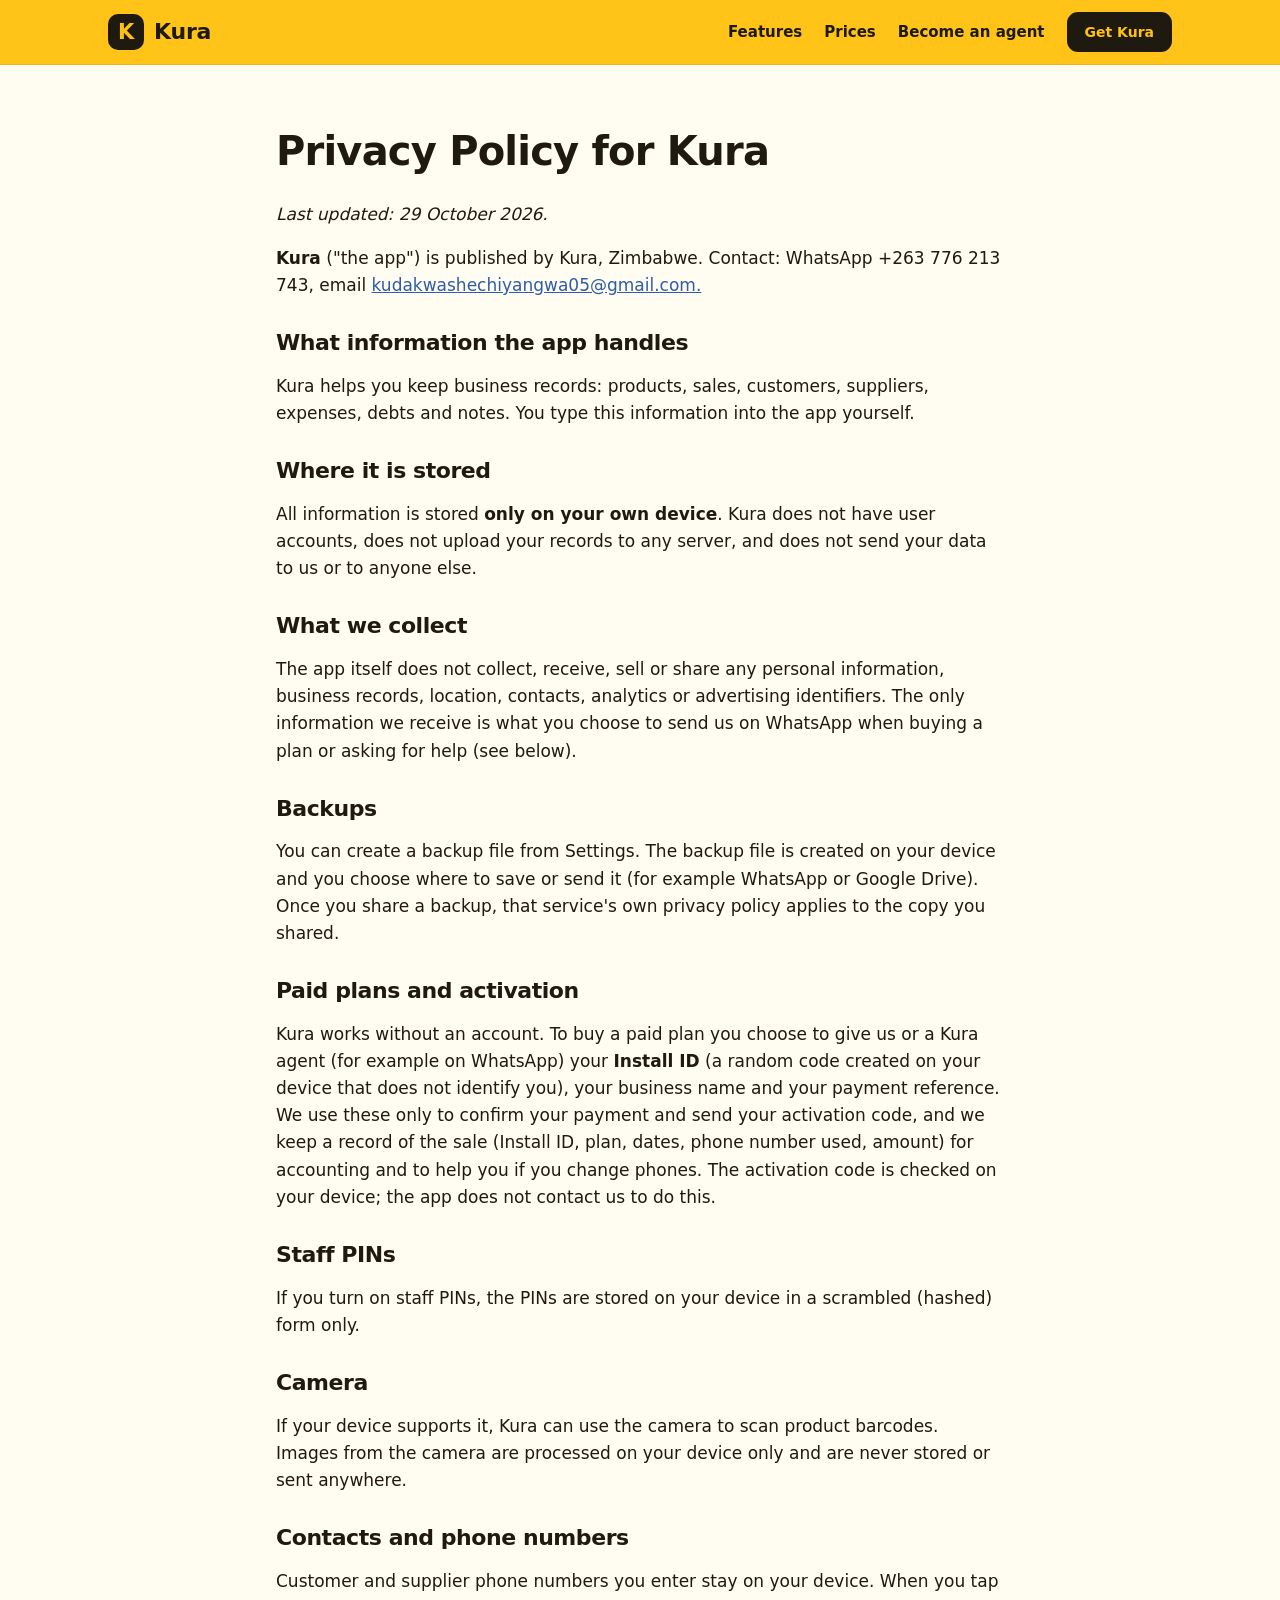
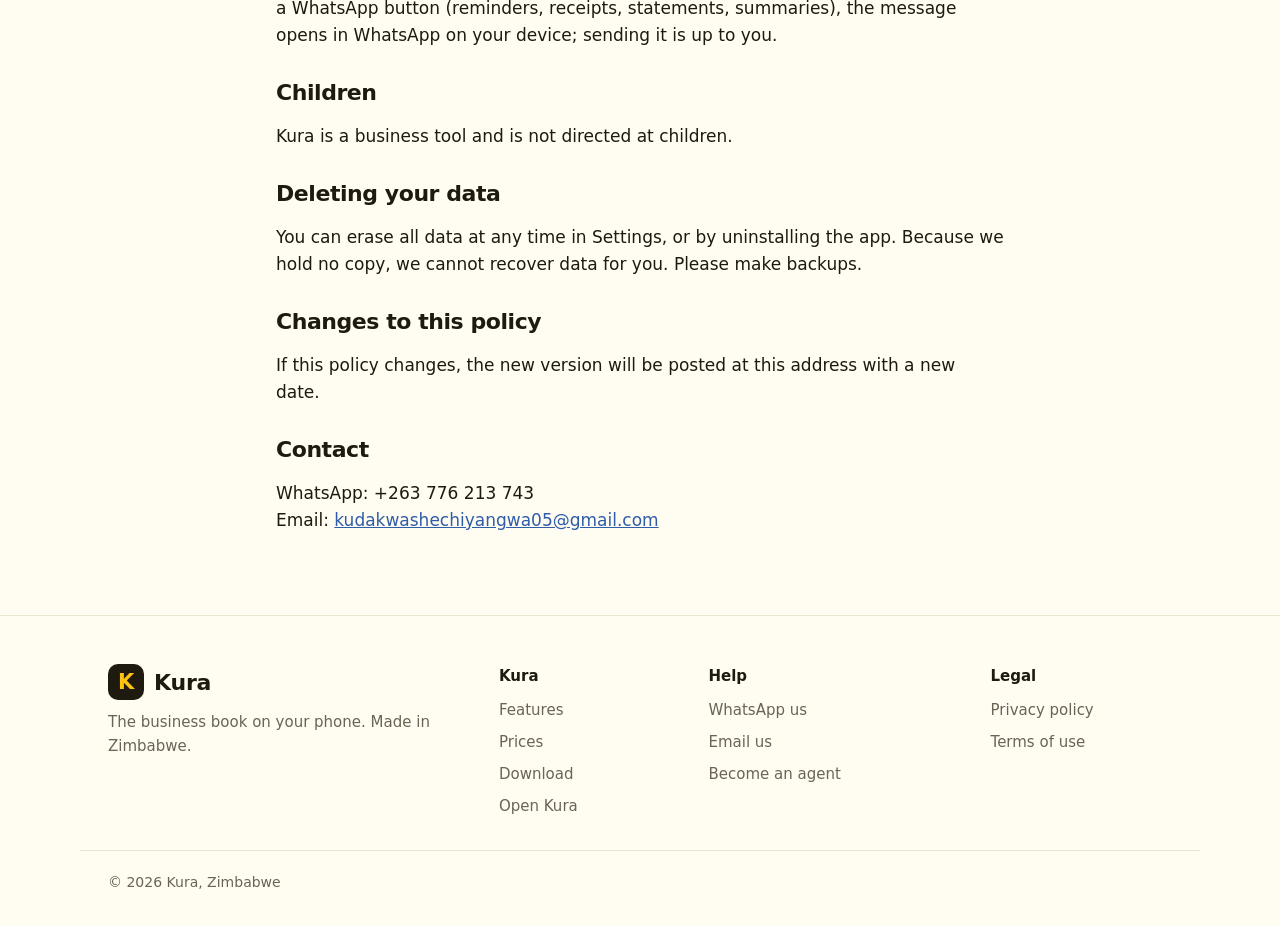
<file: legal/privacy.html>
<!doctype html><html lang="en"><head><meta charset="utf-8"><meta name="viewport" content="width=device-width, initial-scale=1">
<title>Kura - Privacy policy</title><meta name="theme-color" content="#FFC20E"><link rel="icon" href="../img/favicon.png"><link rel="stylesheet" href="../style.css"></head>
<body><svg width="0" height="0" style="position:absolute" aria-hidden="true">
  <defs>
    <symbol id="i-cart" viewBox="0 0 24 24"><circle cx="9" cy="20" r="1.5"/><circle cx="18" cy="20" r="1.5"/><path d="M2.5 3h2.2l2.4 11.6a2 2 0 0 0 2 1.6h8.3a2 2 0 0 0 2-1.5L21.5 7H6"/></symbol>
    <symbol id="i-coins" viewBox="0 0 24 24"><ellipse cx="9" cy="6.5" rx="6" ry="3"/><path d="M3 6.5v4c0 1.7 2.7 3 6 3s6-1.3 6-3v-4"/><path d="M3 10.5v4c0 1.7 2.7 3 6 3 1 0 2-.1 2.8-.4"/><ellipse cx="16" cy="14.5" rx="5" ry="2.5"/><path d="M11 14.5v3c0 1.4 2.2 2.5 5 2.5s5-1.1 5-2.5v-3"/></symbol>
    <symbol id="i-book" viewBox="0 0 24 24"><path d="M4 4.5A1.5 1.5 0 0 1 5.5 3H20v15H5.5A1.5 1.5 0 0 0 4 19.5z"/><path d="M4 19.5A1.5 1.5 0 0 0 5.5 21H20v-3"/><path d="M8.5 8h7M8.5 11.5h5"/></symbol>
    <symbol id="i-box" viewBox="0 0 24 24"><path d="M21 8l-9-5-9 5v8l9 5 9-5z"/><path d="M3 8l9 5 9-5M12 13v8"/></symbol>
    <symbol id="i-chart" viewBox="0 0 24 24"><path d="M3 3v18h18"/><path d="M7 15l4-4 3 3 6-7"/><path d="M16 7h4v4"/></symbol>
    <symbol id="i-receipt" viewBox="0 0 24 24"><path d="M5 3h14v18l-2.3-1.5L14.3 21 12 19.5 9.7 21l-2.4-1.5L5 21z"/><path d="M8.5 8h7M8.5 11.5h7M8.5 15h4"/></symbol>
    <symbol id="i-offline" viewBox="0 0 24 24"><path d="M2 2l20 20"/><path d="M8.5 16.5a5 5 0 0 1 7 0"/><path d="M5 12.9a10 10 0 0 1 5.2-2.7M19 12.9a10 10 0 0 0-2.4-1.7"/><path d="M1.9 8.8A15 15 0 0 1 6.5 6M22.1 8.8A15 15 0 0 0 10.7 5"/><circle cx="12" cy="20" r=".6"/></symbol>
    <symbol id="i-shield" viewBox="0 0 24 24"><path d="M12 3l8 3v6c0 4.5-3.3 8.3-8 9-4.7-.7-8-4.5-8-9V6z"/><path d="M8.5 12l2.5 2.5 4.5-5"/></symbol>
    <symbol id="i-android" viewBox="0 0 24 24"><path d="M5 10h14v7a2 2 0 0 1-2 2H7a2 2 0 0 1-2-2z"/><path d="M5 10a7 7 0 0 1 14 0"/><path d="M8 3.5l1.3 2.2M16 3.5l-1.3 2.2"/><circle cx="9.5" cy="7.6" r=".5"/><circle cx="14.5" cy="7.6" r=".5"/><path d="M2.5 11v5M21.5 11v5M9 19v2.5M15 19v2.5"/></symbol>
    <symbol id="i-play" viewBox="0 0 24 24"><path d="M5 3.5v17a1 1 0 0 0 1.5.9l14-8.5a1 1 0 0 0 0-1.8l-14-8.5A1 1 0 0 0 5 3.5z"/></symbol>
    <symbol id="i-globe" viewBox="0 0 24 24"><circle cx="12" cy="12" r="9"/><path d="M3 12h18"/><path d="M12 3a14 14 0 0 1 0 18M12 3a14 14 0 0 0 0 18"/></symbol>
    <symbol id="i-download" viewBox="0 0 24 24"><path d="M12 3v12M7 10l5 5 5-5M4 20h16"/></symbol>
    <symbol id="i-chat" viewBox="0 0 24 24"><path d="M20.5 11.5a8.5 8.5 0 0 1-12.4 7.6L3.5 20.5l1.4-4.4A8.5 8.5 0 1 1 20.5 11.5z"/></symbol>
    <symbol id="i-users" viewBox="0 0 24 24"><circle cx="9" cy="8" r="3.5"/><path d="M2.5 20a6.5 6.5 0 0 1 13 0"/><path d="M16 4.6a3.5 3.5 0 0 1 0 6.8M18 14a6.5 6.5 0 0 1 3.5 6"/></symbol>
    <symbol id="i-phone" viewBox="0 0 24 24"><rect x="6" y="2.5" width="12" height="19" rx="2.5"/><path d="M10.5 18.5h3"/></symbol>
    <symbol id="i-heart" viewBox="0 0 24 24"><path d="M12 20s-7.5-4.6-7.5-10.2A4.3 4.3 0 0 1 12 7.2a4.3 4.3 0 0 1 7.5 2.6C19.5 15.4 12 20 12 20z"/></symbol>
    <symbol id="i-check" viewBox="0 0 24 24"><path d="M5 12.5l4.5 4.5L19 7.5"/></symbol>
  </defs>
</svg>

<header class="top">
  <div class="wrap">
    <a class="brand" href="../index.html"><span class="logo">K</span>Kura</a>
    <nav>
      <a class="hide-sm" href="../index.html#features">Features</a>
      <a class="hide-sm" href="../index.html#prices">Prices</a>
      <a class="hide-sm" href="../agents.html">Become an agent</a>
      <a class="btn sm" href="../index.html#get">Get Kura</a>
    </nav>
  </div>
</header>
<main class="doc"><h1>Privacy Policy for Kura</h1>
<p><i>Last updated: 29 October 2026.</i></p>
<p><b>Kura</b> (&quot;the app&quot;) is published by Kura, Zimbabwe. Contact: WhatsApp +263 776 213 743, email <a href="mailto:kudakwashechiyangwa05@gmail.com.">kudakwashechiyangwa05@gmail.com.</a></p>
<h2>What information the app handles</h2>
<p>Kura helps you keep business records: products, sales, customers, suppliers, expenses, debts and notes. You type this information into the app yourself.</p>
<h2>Where it is stored</h2>
<p>All information is stored <b>only on your own device</b>. Kura does not have user accounts, does not upload your records to any server, and does not send your data to us or to anyone else.</p>
<h2>What we collect</h2>
<p>The app itself does not collect, receive, sell or share any personal information, business records, location, contacts, analytics or advertising identifiers. The only information we receive is what you choose to send us on WhatsApp when buying a plan or asking for help (see below).</p>
<h2>Backups</h2>
<p>You can create a backup file from Settings. The backup file is created on your device and you choose where to save or send it (for example WhatsApp or Google Drive). Once you share a backup, that service's own privacy policy applies to the copy you shared.</p>
<h2>Paid plans and activation</h2>
<p>Kura works without an account. To buy a paid plan you choose to give us or a Kura agent (for example on WhatsApp) your <b>Install ID</b> (a random code created on your device that does not identify you), your business name and your payment reference. We use these only to confirm your payment and send your activation code, and we keep a record of the sale (Install ID, plan, dates, phone number used, amount) for accounting and to help you if you change phones. The activation code is checked on your device; the app does not contact us to do this.</p>
<h2>Staff PINs</h2>
<p>If you turn on staff PINs, the PINs are stored on your device in a scrambled (hashed) form only.</p>
<h2>Camera</h2>
<p>If your device supports it, Kura can use the camera to scan product barcodes. Images from the camera are processed on your device only and are never stored or sent anywhere.</p>
<h2>Contacts and phone numbers</h2>
<p>Customer and supplier phone numbers you enter stay on your device. When you tap a WhatsApp button (reminders, receipts, statements, summaries), the message opens in WhatsApp on your device; sending it is up to you.</p>
<h2>Children</h2>
<p>Kura is a business tool and is not directed at children.</p>
<h2>Deleting your data</h2>
<p>You can erase all data at any time in Settings, or by uninstalling the app. Because we hold no copy, we cannot recover data for you. Please make backups.</p>
<h2>Changes to this policy</h2>
<p>If this policy changes, the new version will be posted at this address with a new date.</p>
<h2>Contact</h2>
<p>WhatsApp: +263 776 213 743<br>Email: <a href="mailto:kudakwashechiyangwa05@gmail.com">kudakwashechiyangwa05@gmail.com</a></p></main><footer>
  <div class="wrap">
    <div class="foot-brand">
      <a class="brand" href="../index.html"><span class="logo">K</span>Kura</a>
      <p>The business book on your phone. Made in Zimbabwe.</p>
    </div>
    <div class="foot-links">
      <b>Kura</b>
      <a href="../index.html#features">Features</a>
      <a href="../index.html#prices">Prices</a>
      <a href="../index.html#get">Download</a>
      <a href="../app/">Open Kura</a>
    </div>
    <div class="foot-links">
      <b>Help</b>
      <a href="https://wa.me/263776213743?text=Hello%20Kura%2C%20I%20have%20a%20question.">WhatsApp us</a>
      <a href="mailto:kudakwashechiyangwa05@gmail.com">Email us</a>
      <a href="../agents.html">Become an agent</a>
    </div>
    <div class="foot-links">
      <b>Legal</b>
      <a href="../legal/privacy.html">Privacy policy</a>
      <a href="../legal/terms.html">Terms of use</a>
    </div>
  </div>
  <div class="wrap copy">&copy; 2026 Kura, Zimbabwe</div>
</footer>
</body></html>
</file>
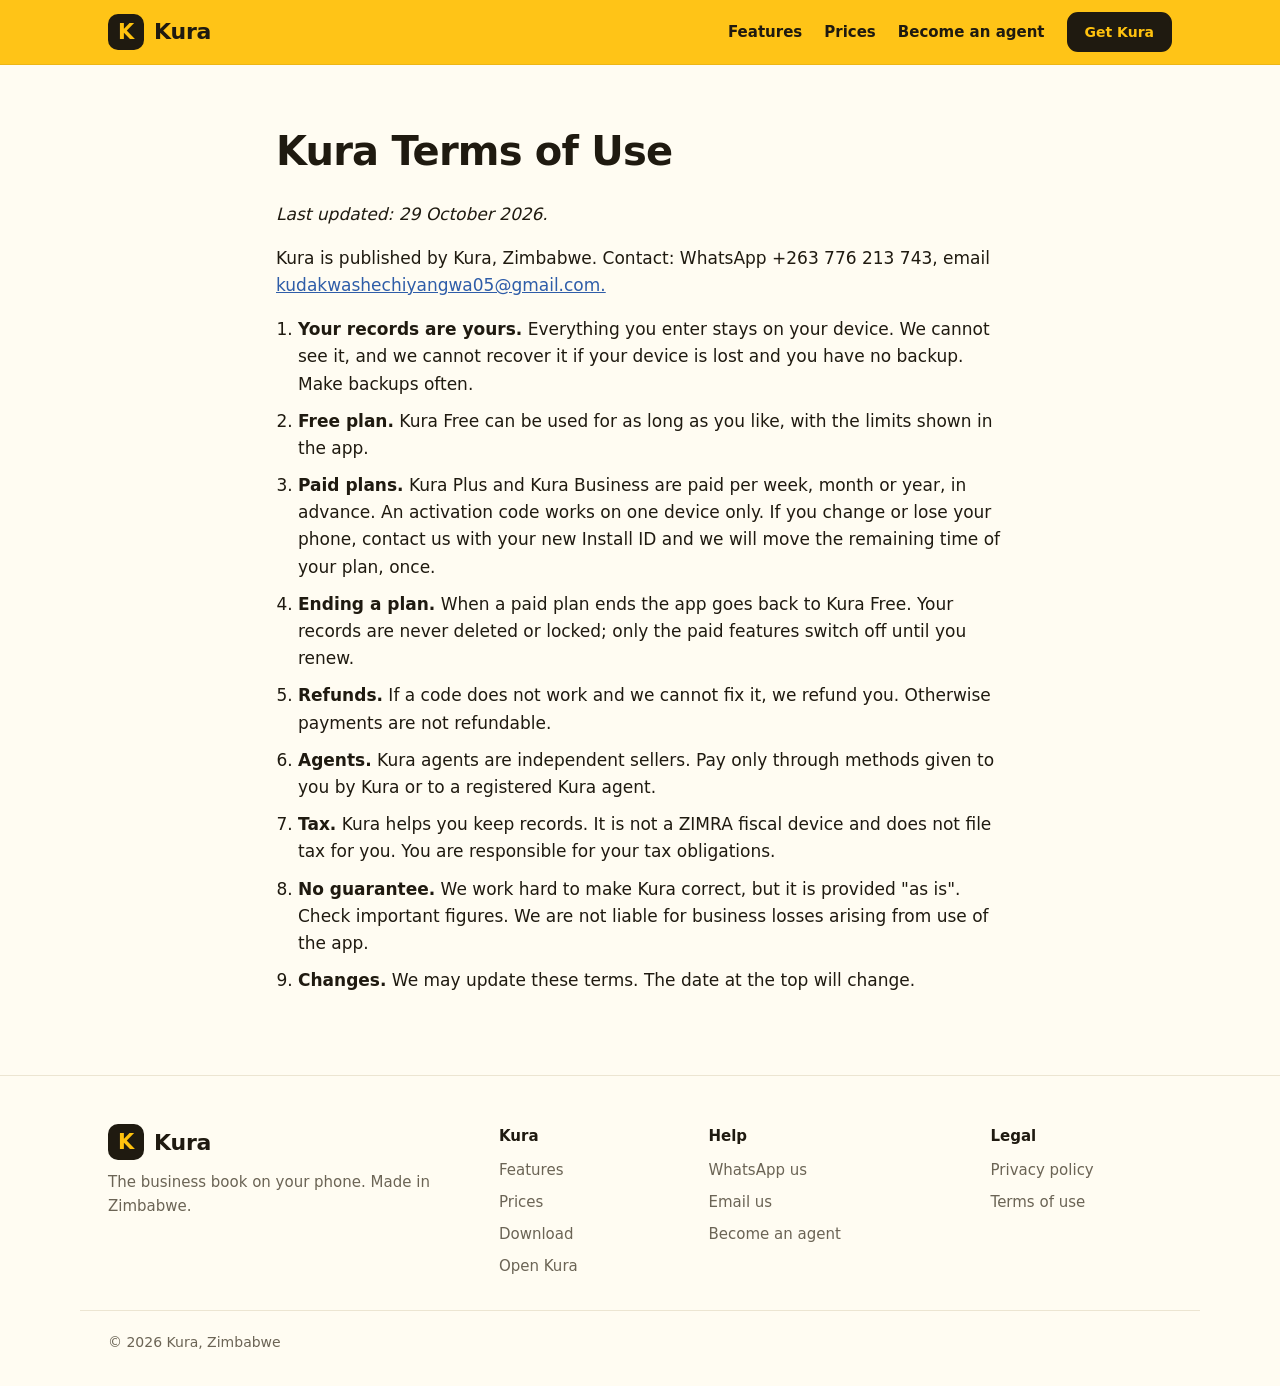
<file: legal/terms.html>
<!doctype html><html lang="en"><head><meta charset="utf-8"><meta name="viewport" content="width=device-width, initial-scale=1">
<title>Kura - Terms of use</title><meta name="theme-color" content="#FFC20E"><link rel="icon" href="../img/favicon.png"><link rel="stylesheet" href="../style.css"></head>
<body><svg width="0" height="0" style="position:absolute" aria-hidden="true">
  <defs>
    <symbol id="i-cart" viewBox="0 0 24 24"><circle cx="9" cy="20" r="1.5"/><circle cx="18" cy="20" r="1.5"/><path d="M2.5 3h2.2l2.4 11.6a2 2 0 0 0 2 1.6h8.3a2 2 0 0 0 2-1.5L21.5 7H6"/></symbol>
    <symbol id="i-coins" viewBox="0 0 24 24"><ellipse cx="9" cy="6.5" rx="6" ry="3"/><path d="M3 6.5v4c0 1.7 2.7 3 6 3s6-1.3 6-3v-4"/><path d="M3 10.5v4c0 1.7 2.7 3 6 3 1 0 2-.1 2.8-.4"/><ellipse cx="16" cy="14.5" rx="5" ry="2.5"/><path d="M11 14.5v3c0 1.4 2.2 2.5 5 2.5s5-1.1 5-2.5v-3"/></symbol>
    <symbol id="i-book" viewBox="0 0 24 24"><path d="M4 4.5A1.5 1.5 0 0 1 5.5 3H20v15H5.5A1.5 1.5 0 0 0 4 19.5z"/><path d="M4 19.5A1.5 1.5 0 0 0 5.5 21H20v-3"/><path d="M8.5 8h7M8.5 11.5h5"/></symbol>
    <symbol id="i-box" viewBox="0 0 24 24"><path d="M21 8l-9-5-9 5v8l9 5 9-5z"/><path d="M3 8l9 5 9-5M12 13v8"/></symbol>
    <symbol id="i-chart" viewBox="0 0 24 24"><path d="M3 3v18h18"/><path d="M7 15l4-4 3 3 6-7"/><path d="M16 7h4v4"/></symbol>
    <symbol id="i-receipt" viewBox="0 0 24 24"><path d="M5 3h14v18l-2.3-1.5L14.3 21 12 19.5 9.7 21l-2.4-1.5L5 21z"/><path d="M8.5 8h7M8.5 11.5h7M8.5 15h4"/></symbol>
    <symbol id="i-offline" viewBox="0 0 24 24"><path d="M2 2l20 20"/><path d="M8.5 16.5a5 5 0 0 1 7 0"/><path d="M5 12.9a10 10 0 0 1 5.2-2.7M19 12.9a10 10 0 0 0-2.4-1.7"/><path d="M1.9 8.8A15 15 0 0 1 6.5 6M22.1 8.8A15 15 0 0 0 10.7 5"/><circle cx="12" cy="20" r=".6"/></symbol>
    <symbol id="i-shield" viewBox="0 0 24 24"><path d="M12 3l8 3v6c0 4.5-3.3 8.3-8 9-4.7-.7-8-4.5-8-9V6z"/><path d="M8.5 12l2.5 2.5 4.5-5"/></symbol>
    <symbol id="i-android" viewBox="0 0 24 24"><path d="M5 10h14v7a2 2 0 0 1-2 2H7a2 2 0 0 1-2-2z"/><path d="M5 10a7 7 0 0 1 14 0"/><path d="M8 3.5l1.3 2.2M16 3.5l-1.3 2.2"/><circle cx="9.5" cy="7.6" r=".5"/><circle cx="14.5" cy="7.6" r=".5"/><path d="M2.5 11v5M21.5 11v5M9 19v2.5M15 19v2.5"/></symbol>
    <symbol id="i-play" viewBox="0 0 24 24"><path d="M5 3.5v17a1 1 0 0 0 1.5.9l14-8.5a1 1 0 0 0 0-1.8l-14-8.5A1 1 0 0 0 5 3.5z"/></symbol>
    <symbol id="i-globe" viewBox="0 0 24 24"><circle cx="12" cy="12" r="9"/><path d="M3 12h18"/><path d="M12 3a14 14 0 0 1 0 18M12 3a14 14 0 0 0 0 18"/></symbol>
    <symbol id="i-download" viewBox="0 0 24 24"><path d="M12 3v12M7 10l5 5 5-5M4 20h16"/></symbol>
    <symbol id="i-chat" viewBox="0 0 24 24"><path d="M20.5 11.5a8.5 8.5 0 0 1-12.4 7.6L3.5 20.5l1.4-4.4A8.5 8.5 0 1 1 20.5 11.5z"/></symbol>
    <symbol id="i-users" viewBox="0 0 24 24"><circle cx="9" cy="8" r="3.5"/><path d="M2.5 20a6.5 6.5 0 0 1 13 0"/><path d="M16 4.6a3.5 3.5 0 0 1 0 6.8M18 14a6.5 6.5 0 0 1 3.5 6"/></symbol>
    <symbol id="i-phone" viewBox="0 0 24 24"><rect x="6" y="2.5" width="12" height="19" rx="2.5"/><path d="M10.5 18.5h3"/></symbol>
    <symbol id="i-heart" viewBox="0 0 24 24"><path d="M12 20s-7.5-4.6-7.5-10.2A4.3 4.3 0 0 1 12 7.2a4.3 4.3 0 0 1 7.5 2.6C19.5 15.4 12 20 12 20z"/></symbol>
    <symbol id="i-check" viewBox="0 0 24 24"><path d="M5 12.5l4.5 4.5L19 7.5"/></symbol>
  </defs>
</svg>

<header class="top">
  <div class="wrap">
    <a class="brand" href="../index.html"><span class="logo">K</span>Kura</a>
    <nav>
      <a class="hide-sm" href="../index.html#features">Features</a>
      <a class="hide-sm" href="../index.html#prices">Prices</a>
      <a class="hide-sm" href="../agents.html">Become an agent</a>
      <a class="btn sm" href="../index.html#get">Get Kura</a>
    </nav>
  </div>
</header>
<main class="doc"><h1>Kura Terms of Use</h1>
<p><i>Last updated: 29 October 2026.</i></p>
<p>Kura is published by Kura, Zimbabwe. Contact: WhatsApp +263 776 213 743, email <a href="mailto:kudakwashechiyangwa05@gmail.com.">kudakwashechiyangwa05@gmail.com.</a></p>
<ol><li><b>Your records are yours.</b> Everything you enter stays on your device. We cannot see it, and we cannot recover it if your device is lost and you have no backup. Make backups often.</li><li><b>Free plan.</b> Kura Free can be used for as long as you like, with the limits shown in the app.</li><li><b>Paid plans.</b> Kura Plus and Kura Business are paid per week, month or year, in advance. An activation code works on one device only. If you change or lose your phone, contact us with your new Install ID and we will move the remaining time of your plan, once.</li><li><b>Ending a plan.</b> When a paid plan ends the app goes back to Kura Free. Your records are never deleted or locked; only the paid features switch off until you renew.</li><li><b>Refunds.</b> If a code does not work and we cannot fix it, we refund you. Otherwise payments are not refundable.</li><li><b>Agents.</b> Kura agents are independent sellers. Pay only through methods given to you by Kura or to a registered Kura agent.</li><li><b>Tax.</b> Kura helps you keep records. It is not a ZIMRA fiscal device and does not file tax for you. You are responsible for your tax obligations.</li><li><b>No guarantee.</b> We work hard to make Kura correct, but it is provided &quot;as is&quot;. Check important figures. We are not liable for business losses arising from use of the app.</li><li><b>Changes.</b> We may update these terms. The date at the top will change.</li></ol></main><footer>
  <div class="wrap">
    <div class="foot-brand">
      <a class="brand" href="../index.html"><span class="logo">K</span>Kura</a>
      <p>The business book on your phone. Made in Zimbabwe.</p>
    </div>
    <div class="foot-links">
      <b>Kura</b>
      <a href="../index.html#features">Features</a>
      <a href="../index.html#prices">Prices</a>
      <a href="../index.html#get">Download</a>
      <a href="../app/">Open Kura</a>
    </div>
    <div class="foot-links">
      <b>Help</b>
      <a href="https://wa.me/263776213743?text=Hello%20Kura%2C%20I%20have%20a%20question.">WhatsApp us</a>
      <a href="mailto:kudakwashechiyangwa05@gmail.com">Email us</a>
      <a href="../agents.html">Become an agent</a>
    </div>
    <div class="foot-links">
      <b>Legal</b>
      <a href="../legal/privacy.html">Privacy policy</a>
      <a href="../legal/terms.html">Terms of use</a>
    </div>
  </div>
  <div class="wrap copy">&copy; 2026 Kura, Zimbabwe</div>
</footer>
</body></html>
</file>
<file: style.css>
:root {
  --y: #FFC20E; --y-soft: #FFF1BF; --ink: #1F1A10; --ink-2: #3A3324; --muted: #6B6455; --bg: #FFFCF2; --card: #FFFFFF;
  --line: #ECE5D2; --green: #1E8E4E; --radius: 20px;
  --shadow: 0 1px 2px rgba(31,26,16,.06), 0 8px 24px rgba(31,26,16,.06);
}
* { box-sizing: border-box; }
html { scroll-behavior: smooth; -webkit-text-size-adjust: 100%; }
body { margin: 0; font: 17px/1.6 system-ui, -apple-system, "Segoe UI", Roboto, sans-serif; color: var(--ink); background: var(--bg); -webkit-font-smoothing: antialiased; }
img { max-width: 100%; display: block; }
a { color: inherit; }
h1, h2, h3 { text-wrap: balance; }
.wrap { max-width: 1120px; margin: 0 auto; padding: 0 16px; }
@media (min-width: 760px) { .wrap { padding: 0 28px; } }
.narrow { max-width: 820px; }

/* icons: one stroke style everywhere */
svg { width: 22px; height: 22px; fill: none; stroke: currentColor; stroke-width: 2; stroke-linecap: round; stroke-linejoin: round; flex: 0 0 auto; }

/* logo */
.logo { width: 36px; height: 36px; border-radius: 10px; background: var(--ink); color: var(--y); display: inline-grid; place-items: center;
  font-weight: 900; font-size: 21px; line-height: 1; letter-spacing: -.02em; }
.brand { display: inline-flex; align-items: center; gap: 10px; font-weight: 850; font-size: 22px; text-decoration: none; letter-spacing: -.01em; }

/* top bar */
.top { position: sticky; top: 0; z-index: 10; background: rgba(255,194,14,.96); backdrop-filter: saturate(1.4) blur(8px); border-bottom: 1px solid rgba(31,26,16,.08); }
.top .wrap { display: flex; align-items: center; gap: 12px; height: 64px; }
.top nav { margin-left: auto; display: flex; gap: 22px; align-items: center; }
.top nav a { text-decoration: none; font-weight: 650; font-size: 15px; }
.top nav a:not(.btn):hover { text-decoration: underline; text-underline-offset: 4px; }
.top nav .hide-sm { display: none; }
@media (min-width: 820px) { .top nav .hide-sm { display: inline; } }

/* buttons */
.btn { display: inline-flex; align-items: center; justify-content: center; gap: 9px; min-height: 52px; padding: 12px 22px; border-radius: 14px;
  font-weight: 750; font-size: 16px; line-height: 1.2; text-decoration: none; border: 2px solid var(--ink); background: var(--ink); color: var(--y);
  cursor: pointer; transition: transform .12s ease, box-shadow .12s ease; }
.btn:hover { transform: translateY(-1px); box-shadow: 0 6px 16px rgba(31,26,16,.18); }
.btn svg { width: 20px; height: 20px; }
.btn.light { background: transparent; color: var(--ink); }
.btn.wa { background: var(--green); border-color: var(--green); color: #fff; }
.btn.ghost { background: transparent; color: #fff; border-color: rgba(255,255,255,.7); }
.btn.sm { min-height: 40px; padding: 8px 16px; font-size: 14px; border-radius: 11px; }
.btns { display: flex; flex-wrap: wrap; gap: 12px; }
.soon { display: inline-flex; align-items: center; justify-content: center; min-height: 52px; border-radius: 14px; border: 2px dashed var(--line);
  color: var(--muted); font-weight: 700; }

/* hero */
.hero { background: var(--y); padding: 36px 0 56px; overflow: hidden; }
.hero .wrap { display: grid; gap: 40px; align-items: center; }
@media (min-width: 900px) { .hero { padding: 56px 0 72px; } .hero .wrap { grid-template-columns: 1.05fr .95fr; gap: 56px; } }
.pill { display: inline-block; background: var(--ink); color: var(--y); font-weight: 750; font-size: 13px; padding: 6px 13px; border-radius: 99px; }
.hero h1 { font-size: clamp(36px, 6.4vw, 60px); line-height: 1.04; margin: 16px 0 16px; letter-spacing: -.03em; }
.lead { font-size: clamp(17px, 2.2vw, 20px); line-height: 1.55; margin: 0 0 26px; max-width: 32em; color: var(--ink-2); }
.ticks { list-style: none; padding: 0; margin: 26px 0 0; display: grid; gap: 10px; font-weight: 600; }
.ticks li { display: flex; align-items: center; gap: 10px; }
.ticks svg { width: 24px; height: 24px; padding: 4px; border-radius: 50%; background: var(--ink); color: var(--y); stroke-width: 3; }

/* phone frames */
.phone { border-radius: 34px; border: 9px solid var(--ink); background: var(--ink); overflow: hidden; box-shadow: 0 24px 50px rgba(31,26,16,.28); }
.phone img { width: 100%; height: auto; border-radius: 25px; }
.hero-art { position: relative; display: flex; justify-content: center; align-items: flex-end; min-height: 420px; }
.hero-art .front { position: relative; z-index: 2; width: min(250px, 60vw); transform: translateX(18%); }
.hero-art .back { position: absolute; z-index: 1; width: min(205px, 50vw); left: 50%; bottom: 36px; transform: translateX(-86%) rotate(-7deg); }
@media (min-width: 900px) {
  .hero-art { min-height: 560px; }
  .hero-art .front { width: 290px; transform: translateX(22%); }
  .hero-art .back { width: 250px; transform: translateX(-88%) rotate(-7deg); }
}

/* sections */
section { padding: 64px 0; scroll-margin-top: 64px; }
@media (min-width: 900px) { section { padding: 88px 0; } }
section.alt { background: var(--card); border-top: 1px solid var(--line); border-bottom: 1px solid var(--line); }
.kicker { margin: 0 0 8px; font-size: 13px; font-weight: 800; letter-spacing: .1em; text-transform: uppercase; color: #9A7400; }
h2 { font-size: clamp(28px, 4.6vw, 42px); line-height: 1.12; margin: 0 0 12px; letter-spacing: -.02em; }
.sub { color: var(--muted); margin: 0 0 32px; max-width: 42em; font-size: 18px; }
.note { color: var(--muted); font-size: 15px; margin: 18px 0 0; }
.note a { color: var(--ink); font-weight: 650; }

/* feature cards */
.grid { display: grid; gap: 16px; grid-template-columns: 1fr; }
@media (min-width: 600px) { .grid { grid-template-columns: repeat(2, 1fr); } }
@media (min-width: 1000px) { .grid { grid-template-columns: repeat(4, 1fr); } .grid.three { grid-template-columns: repeat(3, 1fr); } }
.card { background: var(--card); border: 1px solid var(--line); border-radius: var(--radius); padding: 24px; box-shadow: var(--shadow); }
section.alt .card { background: var(--bg); box-shadow: none; }
.card h3 { margin: 16px 0 6px; font-size: 19px; line-height: 1.3; }
.card p { margin: 0; color: var(--muted); font-size: 16px; }
.ico { width: 48px; height: 48px; border-radius: 14px; background: var(--y); color: var(--ink); display: grid; place-items: center; }
.ico svg { width: 24px; height: 24px; }

/* screenshots */
.shots { display: grid; grid-auto-flow: column; grid-auto-columns: 210px; gap: 20px; overflow-x: auto; scroll-snap-type: x mandatory;
  padding: 6px 16px 22px; margin: 0 -16px; scrollbar-width: thin; }
.shots figure { margin: 0; scroll-snap-align: center; }
.shots .phone { border-width: 7px; border-radius: 28px; box-shadow: 0 12px 28px rgba(31,26,16,.16); }
.shots .phone img { border-radius: 21px; }
.shots figcaption { text-align: center; font-weight: 700; font-size: 15px; margin-top: 14px; }
.only-sm { margin-bottom: 18px; }
@media (min-width: 900px) {
  .only-sm { display: none; }
  .shots { grid-auto-flow: row; grid-template-columns: repeat(4, 1fr); grid-auto-columns: auto; overflow: visible; padding: 16px 0 0; margin: 0; gap: 40px 32px; }
  .shots figure { padding: 0 8px; }
}

/* sectors */
.chips { display: flex; flex-wrap: wrap; gap: 10px; }
.chips span { background: var(--card); border: 1px solid var(--line); border-radius: 99px; padding: 9px 16px; font-weight: 650; font-size: 15px; }

/* pricing */
.plans { display: grid; gap: 18px; grid-template-columns: 1fr; align-items: stretch; }
@media (min-width: 900px) { .plans { grid-template-columns: repeat(3, 1fr); } }
.plan { position: relative; background: var(--bg); border: 1px solid var(--line); border-radius: 24px; padding: 28px 26px; display: flex; flex-direction: column; }
.plan.best { background: var(--ink); color: #fff; border-color: var(--ink); box-shadow: 0 20px 40px rgba(31,26,16,.22); }
.plan.best .alts, .plan.best li { color: rgba(255,255,255,.85); }
.plan.best li svg { color: var(--y); }
.tag { position: absolute; top: -13px; left: 26px; background: var(--y); color: var(--ink); font-size: 12px; font-weight: 800; letter-spacing: .04em;
  text-transform: uppercase; padding: 5px 12px; border-radius: 99px; }
.plan h3 { margin: 0; font-size: 20px; }
.price { font-size: 46px; font-weight: 900; margin: 10px 0 0; letter-spacing: -.03em; line-height: 1.1; }
.price small { font-size: 17px; font-weight: 650; letter-spacing: 0; margin-left: 4px; opacity: .7; }
.alts { color: var(--muted); font-size: 15px; margin: 4px 0 20px; }
.plan ul { list-style: none; padding: 0; margin: 0; display: grid; gap: 10px; }
.plan li { display: flex; gap: 10px; align-items: flex-start; font-size: 16px; line-height: 1.45; }
.plan li svg { width: 20px; height: 20px; margin-top: 1px; color: var(--green); stroke-width: 2.6; }
.plan-note { margin: auto 0 0; padding-top: 20px; color: var(--muted); font-size: 15px; }

/* how to pay */
.howpay { margin-top: 48px; background: var(--bg); border: 1px solid var(--line); border-radius: 24px; padding: 28px 24px; }
@media (min-width: 900px) { .howpay { padding: 36px 40px; } }
.howpay h3 { font-size: 24px; margin: 0 0 18px; }
.steps { list-style: none; counter-reset: s; padding: 0; margin: 0; display: grid; gap: 18px; }
@media (min-width: 900px) { .steps { grid-template-columns: repeat(4, 1fr); gap: 24px; } }
.steps li { counter-increment: s; position: relative; padding-left: 46px; color: var(--muted); font-size: 16px; }
.steps li b { display: block; color: var(--ink); font-size: 17px; margin-bottom: 2px; }
.steps li::before { content: counter(s); position: absolute; left: 0; top: 0; width: 32px; height: 32px; border-radius: 50%; background: var(--ink);
  color: var(--y); display: grid; place-items: center; font-weight: 800; font-size: 15px; }
.big-steps { margin-top: 12px; }
@media (min-width: 900px) { .big-steps li { padding: 58px 0 0; } .big-steps li::before { width: 40px; height: 40px; font-size: 17px; } }
.pay { display: grid; gap: 14px; grid-template-columns: 1fr; margin-top: 26px; }
@media (min-width: 700px) { .pay { grid-template-columns: 1fr 1fr; } }
.pay .card { padding: 18px 20px; box-shadow: none; }
.pay .card b { display: block; font-size: 14px; text-transform: uppercase; letter-spacing: .06em; color: #9A7400; }
.pay .card p { color: var(--ink); margin-top: 4px; }
.pay .card p.big { font-size: 24px; font-weight: 850; letter-spacing: .01em; }

/* downloads */
.dl { display: grid; gap: 16px; grid-template-columns: 1fr; }
@media (min-width: 900px) { .dl { grid-template-columns: repeat(3, 1fr); } }
.dl .card { display: flex; flex-direction: column; }
.dl .card p { flex: 1; margin-bottom: 20px; }
.fine { color: var(--muted); font-size: 13px; text-align: center; margin-top: 8px; }

/* faq */
details { background: var(--bg); border: 1px solid var(--line); border-radius: 16px; margin-bottom: 10px; }
summary { font-weight: 700; cursor: pointer; padding: 18px 52px 18px 20px; list-style: none; position: relative; }
summary::-webkit-details-marker { display: none; }
summary::after { content: "+"; position: absolute; right: 20px; top: 50%; transform: translateY(-50%); font-size: 24px; font-weight: 500; color: var(--muted); }
details[open] summary::after { content: "–"; }
details p { margin: 0; padding: 0 20px 18px; color: var(--muted); }

/* call to action */
.cta { background: var(--ink); color: rgba(255,255,255,.85); border-radius: 28px; padding: 44px 24px; text-align: center; }
.cta h2 { color: var(--y); }
.cta p { margin: 0 0 24px; }
.cta .btns { justify-content: center; }

/* footer */
footer { padding: 48px 0 32px; color: var(--muted); font-size: 15px; border-top: 1px solid var(--line); }
footer .wrap { display: grid; gap: 28px; grid-template-columns: 1fr 1fr; }
@media (min-width: 900px) { footer .wrap { grid-template-columns: 2fr 1fr 1.4fr 1fr; } }
.foot-brand { grid-column: 1 / -1; }
@media (min-width: 900px) { .foot-brand { grid-column: auto; } }
.foot-brand p { margin: 10px 0 0; }
.foot-links { display: flex; flex-direction: column; gap: 8px; min-width: 0; }
.foot-links b { color: var(--ink); margin-bottom: 2px; }
.foot-links a { text-decoration: none; }
.nowrap { white-space: nowrap; }
footer .brand { color: var(--ink); }
.foot-links a:hover { color: var(--ink); text-decoration: underline; }
footer .copy { display: block; margin-top: 32px; padding-top: 20px; border-top: 1px solid var(--line); font-size: 14px; }

/* text pages (privacy, terms) */
.doc { max-width: 760px; margin: 0 auto; padding: 36px 16px 64px; }
.doc h1 { font-size: clamp(30px, 5vw, 40px); line-height: 1.15; letter-spacing: -.02em; }
.doc h2 { font-size: 22px; margin-top: 32px; }
.doc ol { padding-left: 22px; }
.doc li { margin-bottom: 10px; }
.doc a { color: #2F5DA8; }
</file>
<file: app/assets/index-C1vpxMlg.css>
:root{--bg: #fffcf0;--surface: #ffffff;--ink: #1b1a17;--muted: #6b6558;--border: #ede5c8;--primary: #ffc20e;--primary-600: #e5a900;--primary-ink: #1b1400;--primary-soft: #fff4cc;--accent-text: #8a6200;--seg: #f4eeda;--ok: #15803d;--bad: #dc2626;--warn: #b45309;--ok-bg: #dcfce7;--warn-bg: #fef3c7;--bad-bg: #fee2e2;--shadow: 0 1px 2px rgba(60, 45, 0, .06), 0 6px 18px rgba(60, 45, 0, .06);--safe-top: max(env(safe-area-inset-top, 0px), var(--safe-area-inset-top, 0px));--safe-bottom: max(env(safe-area-inset-bottom, 0px), var(--safe-area-inset-bottom, 0px));--safe-left: max(env(safe-area-inset-left, 0px), var(--safe-area-inset-left, 0px));--safe-right: max(env(safe-area-inset-right, 0px), var(--safe-area-inset-right, 0px));color-scheme:light}:root[data-text=large]{font-size:112.5%}:root[data-text=large] body{font-size:18px}:root[data-theme=dark]{--bg: #141310;--surface: #1f1d17;--ink: #f6f2e4;--muted: #a8a18d;--border: #3a3626;--primary-soft: #3a2f0a;--accent-text: #ffd04d;--seg: #2b2819;--ok: #4ade80;--bad: #f87171;--warn: #fbbf24;--ok-bg: #14341f;--warn-bg: #3a2a0a;--bad-bg: #3f1616;--shadow: 0 1px 2px rgba(0, 0, 0, .4), 0 6px 18px rgba(0, 0, 0, .35);color-scheme:dark}*{box-sizing:border-box}html,body{margin:0}body{background:var(--bg);color:var(--ink);font-family:system-ui,-apple-system,Segoe UI,Roboto,Helvetica Neue,Arial,sans-serif;font-size:16px;line-height:1.45;-webkit-tap-highlight-color:transparent;-webkit-text-size-adjust:100%}h1,h2,h3{margin:0;line-height:1.2}a{color:var(--accent-text)}button{font:inherit;color:inherit}b{font-weight:700}.muted{color:var(--muted)}.small{font-size:.82rem}.center{text-align:center}.right{text-align:right}.grow{flex:1;min-width:0}.row{display:flex;align-items:center}.row.wrap{flex-wrap:wrap}.gap{gap:10px}.spread{display:flex;justify-content:space-between;align-items:center;gap:12px}.stack{display:flex;flex-direction:column;gap:12px}.pad-y{padding:24px 0}.pad-top{padding-top:8px}.mt{margin-top:12px}.full{width:100%}.strike{text-decoration:line-through;opacity:.6}.amt-in{color:var(--ok);font-weight:800}.amt-out{color:var(--bad);font-weight:800}b.big{font-size:1.4rem}.app{display:flex;min-height:100dvh}.main{flex:1;min-width:0;display:flex;flex-direction:column}.topbar{position:sticky;top:0;z-index:20;display:flex;align-items:center;gap:12px;background:var(--primary);color:var(--primary-ink);padding:calc(10px + var(--safe-top)) calc(16px + var(--safe-right)) 10px calc(12px + var(--safe-left));box-shadow:0 2px 10px #7855002e}.top-title{flex:1;font-size:1.15rem;font-weight:800}.chip-biz{max-width:45%;overflow:hidden;text-overflow:ellipsis;white-space:nowrap;background:#1b14001f;padding:5px 12px;border-radius:999px;font-size:.82rem;font-weight:700}.icon-btn{display:inline-grid;place-items:center;width:40px;height:40px;flex:none;border:0;background:transparent;border-radius:12px;cursor:pointer;color:inherit}.icon-btn:hover{background:#00000012}.content{width:100%;max-width:1100px;margin:0 auto;padding:16px calc(16px + var(--safe-right)) calc(104px + var(--safe-bottom)) calc(16px + var(--safe-left))}.scrim{position:fixed;inset:0;background:#00000073;z-index:50}.sidebar{position:fixed;inset:0 auto 0 0;width:288px;max-width:86vw;z-index:60;background:var(--surface);border-right:1px solid var(--border);display:flex;flex-direction:column;overflow-y:auto;transform:translate(-102%);transition:transform .22s ease;box-shadow:var(--shadow)}.sidebar.open{transform:none}.brand{display:flex;align-items:center;gap:12px;background:var(--primary);color:var(--primary-ink);padding:calc(16px + var(--safe-top)) 12px 16px calc(16px + var(--safe-left))}.brand-text{flex:1;min-width:0;display:flex;flex-direction:column;line-height:1.2}.brand-text b{font-size:1.25rem;font-weight:900}.brand-text span{font-size:.82rem;opacity:.8;overflow:hidden;text-overflow:ellipsis;white-space:nowrap}.logo-k{width:42px;height:42px;flex:none;display:grid;place-items:center;border-radius:13px;background:var(--primary-ink);color:var(--primary);font-weight:900;font-size:1.4rem}.logo-k.big{width:76px;height:76px;border-radius:24px;font-size:2.6rem}nav{padding:8px 10px;flex:1}.nav-group{margin-bottom:6px}.nav-title{font-size:.72rem;font-weight:800;letter-spacing:.08em;text-transform:uppercase;color:var(--muted);padding:12px 12px 4px}.nav-item{display:flex;align-items:center;gap:12px;padding:11px 12px;border-radius:12px;color:var(--ink);text-decoration:none;font-weight:600}.nav-item:hover{background:var(--primary-soft)}.nav-item.active{background:var(--primary);color:var(--primary-ink);font-weight:800}.side-foot{padding:12px 16px calc(16px + var(--safe-bottom));border-top:1px solid var(--border)}.fab{position:fixed;right:calc(16px + var(--safe-right));bottom:calc(18px + var(--safe-bottom));z-index:30;width:58px;height:58px;border-radius:50%;display:grid;place-items:center;background:var(--primary);color:var(--primary-ink);box-shadow:0 6px 18px #78550059}.splash{min-height:100dvh;display:grid;place-items:center;background:var(--primary)}@media(min-width:960px){.sidebar{position:sticky;top:0;height:100dvh;transform:none;flex:0 0 272px;max-width:none;box-shadow:none;z-index:1}.scrim,.menu-btn,.close-menu,.fab{display:none}.content{padding-bottom:48px}.topbar{padding-left:24px}}.page-head{display:flex;justify-content:space-between;align-items:flex-end;gap:12px;flex-wrap:wrap;margin-bottom:16px}.page-head h1{font-size:1.6rem;font-weight:800}.page-head p{margin:2px 0 0}.card{background:var(--surface);border:1px solid var(--border);border-radius:18px;padding:16px;margin-bottom:16px;box-shadow:var(--shadow)}.card.list{padding:0;overflow:hidden}.card-title{font-size:1.05rem;font-weight:800;margin-bottom:12px}.grid{display:grid;gap:16px;margin-bottom:16px}.grid>.card{margin-bottom:0}.grid.cols-2{grid-template-columns:repeat(auto-fit,minmax(300px,1fr))}.grid.cols-3{grid-template-columns:repeat(auto-fit,minmax(210px,1fr))}.grid.cols-4{grid-template-columns:repeat(auto-fit,minmax(160px,1fr))}.stat .k{font-size:.8rem;font-weight:700;color:var(--muted)}.stat .v{font-size:1.5rem;font-weight:800;margin:2px 0;overflow-wrap:anywhere}.stat .v.ok{color:var(--ok)}.stat .v.bad{color:var(--bad)}.stat .v.warn{color:var(--warn)}.stat .s{font-size:.78rem}.stat.accent{background:var(--primary);border-color:var(--primary);color:var(--primary-ink)}.stat.accent .k{color:var(--primary-ink);opacity:.75}.badge{display:inline-block;padding:3px 10px;border-radius:999px;font-size:.78rem;font-weight:700;background:var(--seg);color:var(--ink);white-space:nowrap}.badge.ok{background:var(--ok-bg);color:var(--ok)}.badge.warn{background:var(--warn-bg);color:var(--warn)}.badge.bad{background:var(--bad-bg);color:var(--bad)}.badge.big{font-size:.9rem;padding:6px 14px}.list>.item:first-child,.list-head+.item{border-top:0}.list-head{padding:10px 16px;font-size:.78rem;font-weight:800;text-transform:uppercase;letter-spacing:.06em;color:var(--muted);background:var(--seg)}.item{display:flex;align-items:center;gap:12px;width:100%;padding:13px 16px;border:0;border-top:1px solid var(--border);background:transparent;color:inherit;text-align:left;text-decoration:none;cursor:default}button.item,a.item{cursor:pointer}button.item:hover,a.item:hover{background:var(--primary-soft)}.item.wrap{flex-wrap:wrap}.item.top{align-items:flex-start}.left{text-align:left}.plain{background:none;border:0;padding:0;cursor:pointer;text-align:left;color:inherit}.qty-pill{background:none;border:0;padding:0;cursor:pointer}.rank{width:26px;height:26px;flex:none;border-radius:50%;display:grid;place-items:center;background:var(--primary);color:var(--primary-ink);font-weight:800;font-size:.8rem}.empty{text-align:center;padding:36px 16px;display:flex;flex-direction:column;align-items:center;gap:8px}.empty h3{font-size:1.1rem}.empty p{margin:0 0 8px;max-width:360px}.empty-icon{width:60px;height:60px;border-radius:50%;display:grid;place-items:center;background:var(--primary-soft);color:var(--accent-text)}.notice{display:flex;align-items:center;gap:12px;padding:14px;margin-bottom:16px;border-radius:16px;background:var(--primary-soft);border:1px solid var(--primary)}.quick{display:grid;grid-template-columns:repeat(auto-fit,minmax(150px,1fr));gap:10px}.quick a{display:flex;align-items:center;gap:10px;padding:14px;border-radius:14px;background:var(--primary-soft);color:var(--ink);text-decoration:none;font-weight:700}.quick a:hover{background:var(--primary);color:var(--primary-ink)}.toolbar{display:flex;flex-wrap:wrap;gap:10px;align-items:center;margin-bottom:14px}.toolbar>input{flex:1;min-width:170px}.toolbar.chips{gap:8px}.inline{display:flex;align-items:center;gap:8px;font-weight:700}.inline input{width:auto}.seg{display:inline-flex;flex-wrap:wrap;gap:2px;padding:4px;background:var(--seg);border-radius:13px}.seg button{border:0;background:none;padding:8px 12px;border-radius:10px;font-weight:700;color:var(--muted);cursor:pointer}.seg button.on{background:var(--primary);color:var(--primary-ink)}.chip{border:1.5px solid var(--border);background:var(--surface);padding:7px 14px;border-radius:999px;font-weight:700;cursor:pointer}.chip.on{background:var(--primary);border-color:var(--primary);color:var(--primary-ink)}.btn{display:inline-flex;align-items:center;justify-content:center;gap:8px;min-height:42px;padding:9px 16px;border-radius:12px;border:1.5px solid transparent;font-weight:800;cursor:pointer;text-decoration:none;background:var(--seg);color:var(--ink);transition:filter .12s,transform .05s}.btn:active{transform:scale(.98)}.btn.primary{background:var(--primary);color:var(--primary-ink)}.btn.primary:hover{filter:brightness(.95)}.btn.ghost{background:var(--surface);border-color:var(--border);color:var(--ink)}.btn.ghost:hover{background:var(--primary-soft)}.btn.danger{background:#dc2626;color:#fff}.btn.sm{min-height:34px;padding:5px 12px;font-size:.9rem;border-radius:10px}.btn.lg{min-height:54px;font-size:1.1rem}.btn.block{width:100%}.btn:disabled{opacity:.5;cursor:not-allowed}.btn:focus-visible,.icon-btn:focus-visible,.nav-item:focus-visible,.chip:focus-visible,.seg button:focus-visible{outline:3px solid var(--ink);outline-offset:2px}input,select,textarea{width:100%;font:inherit;font-size:16px;padding:11px 12px;border-radius:12px;border:1.5px solid var(--border);background:var(--surface);color:var(--ink)}input:focus,select:focus,textarea:focus{outline:none;border-color:var(--primary-600);box-shadow:0 0 0 3px #ffc20e59}input:disabled,select:disabled{opacity:.6}input[type=checkbox]{width:20px;height:20px;flex:none;accent-color:var(--primary-600);padding:0}.field{display:flex;flex-direction:column;gap:6px;margin-bottom:14px}.label{font-weight:800;font-size:.85rem;color:var(--muted)}.hint{font-size:.78rem;color:var(--muted)}.two{display:grid;grid-template-columns:1fr 1fr;gap:12px}@media(max-width:440px){.two{grid-template-columns:1fr;gap:0}}.check{display:flex;align-items:center;gap:10px;margin:8px 0 14px;font-weight:600;cursor:pointer}.search{position:relative}.search svg{position:absolute;left:12px;top:50%;transform:translateY(-50%);color:var(--muted)}.search input{padding-left:40px}select.mini{width:auto;padding:6px 10px}.mini-in{width:110px;text-align:right;padding:6px 10px}.count-in{width:92px;text-align:right}.po-row{display:grid;grid-template-columns:1fr 74px 96px 38px;gap:8px;margin-bottom:8px;align-items:center}.or{text-align:center;color:var(--muted);margin:12px 0;font-size:.85rem}.pos{display:grid;gap:16px;grid-template-columns:1fr;align-items:start}.pos-products{display:flex;flex-direction:column;gap:12px;min-width:0}.tiles{display:grid;grid-template-columns:repeat(auto-fill,minmax(140px,1fr));gap:10px}.tile{display:flex;flex-direction:column;border-radius:16px;border:1.5px solid var(--border);background:var(--surface);overflow:hidden}.tile:hover{border-color:var(--primary-600)}.tile-main{flex:1;display:flex;flex-direction:column;align-items:flex-start;gap:3px;min-height:96px;padding:12px;border:0;background:none;text-align:left;cursor:pointer}.tile-main:hover:not(:disabled){background:var(--primary-soft)}.tile-main:active:not(:disabled){transform:scale(.98)}.tile-main:focus-visible{outline:3px solid var(--primary);outline-offset:-3px}.tile.out{opacity:.5}.tile.out .tile-main{cursor:not-allowed}.tile-pack{border:0;border-top:1px solid var(--border);background:var(--seg);padding:7px 10px;font-weight:700;font-size:.8rem;cursor:pointer;text-align:left}.tile-pack:hover{background:var(--primary);color:var(--primary-ink)}.t-name{font-weight:700;overflow-wrap:anywhere}.t-price{margin-top:auto;font-weight:800;color:var(--accent-text)}.t-stock{font-size:.78rem}.pos-cart{margin-bottom:0}.cart-line{padding:10px 0;border-bottom:1px solid var(--border)}.cl-top{display:flex;align-items:center;gap:8px}.cl-row{display:flex;align-items:center;gap:8px;margin-top:4px}.stepper{display:flex;align-items:center;border:1.5px solid var(--border);border-radius:12px;overflow:hidden}.stepper button{width:38px;height:40px;border:0;background:var(--seg);display:grid;place-items:center;cursor:pointer}.stepper input{width:56px;border:0;border-radius:0;text-align:center;padding:8px 2px;box-shadow:none}.price-in{width:92px}.line-total{margin-left:auto}.totals{margin:12px 0}.r-line{display:flex;justify-content:space-between;align-items:center;gap:12px;padding:5px 0}.r-line.total{font-size:1.25rem;font-weight:800;border-top:1px dashed var(--muted);margin-top:6px;padding-top:10px}.big-total{font-size:2.3rem;font-weight:900;text-align:center;margin-bottom:14px}@media(min-width:960px){.pos{grid-template-columns:1fr 390px}.pos-cart{position:sticky;top:76px}}.overlay{position:fixed;inset:0;z-index:100;display:flex;align-items:center;justify-content:center;padding:16px;background:#00000080}.modal{width:min(520px,100%);max-height:calc(100dvh - 32px);display:flex;flex-direction:column;background:var(--surface);border-radius:22px;box-shadow:0 20px 60px #00000059;overflow:hidden}.modal.wide{width:min(720px,100%)}.modal-head{display:flex;justify-content:space-between;align-items:center;padding:14px 12px 10px 18px;border-bottom:1px solid var(--border);background:var(--primary-soft)}.modal-head h2{font-size:1.1rem;font-weight:800}.modal-body{padding:16px 18px;overflow-y:auto;flex:1}.modal-foot{display:flex;flex-wrap:wrap;align-items:center;gap:10px;padding:12px 18px calc(12px + var(--safe-bottom));border-top:1px solid var(--border);justify-content:flex-end}@media(max-width:640px){.overlay{align-items:flex-end;padding:0}.modal{width:100%;max-height:92dvh;border-radius:22px 22px 0 0}}.scan-video{width:100%;aspect-ratio:4 / 3;object-fit:cover;border-radius:14px;background:#000}.toasts{position:fixed;left:0;right:0;bottom:calc(86px + var(--safe-bottom));z-index:300;display:flex;flex-direction:column;align-items:center;gap:8px;pointer-events:none;padding:0 16px}.toast{background:#1b1a17;color:#fff;padding:12px 18px;border-radius:14px;font-weight:600;box-shadow:var(--shadow);max-width:520px}.toast.err{background:#dc2626}@media(min-width:960px){.toasts{bottom:24px}}.bars{display:flex;align-items:stretch;gap:6px;height:170px;padding-top:8px}.bar{flex:1;min-width:0;display:grid;grid-template-rows:1fr auto;gap:6px;justify-items:center}.bar i{align-self:end;width:100%;max-width:44px;background:var(--primary);border-radius:8px 8px 2px 2px}.bar span{font-size:.68rem;color:var(--muted);white-space:nowrap;overflow:hidden;text-overflow:ellipsis;max-width:100%}.receipt{max-width:360px;margin:0 auto}.receipt h3{text-align:center;font-size:1.2rem}.receipt>.muted{text-align:center}.receipt hr{border:0;border-top:1px dashed var(--muted);margin:10px 0}.r-foot{text-align:center;font-weight:700;margin:14px 0 4px}.danger-zone{border-color:var(--bad)}.onboard{min-height:100dvh;background:var(--primary);display:flex;flex-direction:column;align-items:center;padding:calc(28px + var(--safe-top)) 16px calc(32px + var(--safe-bottom));gap:20px}.onboard-hero{text-align:center;color:var(--primary-ink);max-width:420px;display:flex;flex-direction:column;align-items:center;gap:10px}.onboard-hero h1{font-size:1.9rem;font-weight:900}.onboard-hero p{margin:0;font-weight:600;opacity:.85}.onboard-card{width:min(460px,100%);margin:0;padding:20px;color:var(--ink)}.onboard-card h2{margin-bottom:14px;font-size:1.2rem;font-weight:800}.onboard .logo-k{background:var(--primary-ink);color:var(--primary)}.mb{margin-bottom:10px}.err-text{color:var(--bad);font-weight:600}.link-btn{border:0;background:none;color:var(--accent-text);text-decoration:underline;cursor:pointer;padding:4px;font:inherit}.scroll-x{flex-wrap:nowrap;overflow-x:auto;padding-bottom:4px;margin-bottom:0;scrollbar-width:none}.scroll-x .chip{white-space:nowrap;flex:0 0 auto}.three{display:grid;grid-template-columns:repeat(3,1fr);gap:12px}@media(max-width:560px){.three{grid-template-columns:1fr 1fr;gap:0 12px}}fieldset.group{border:1.5px dashed var(--border);border-radius:14px;padding:6px 12px 0;margin:4px 0 12px}fieldset.group legend{font-weight:800;padding:0 6px;color:var(--accent-text)}.pay-row{display:grid;grid-template-columns:1fr auto 1fr auto;gap:8px;align-items:center;margin-bottom:8px}.pay-row select:nth-child(2):not(:last-child){width:auto}.pay-row .full{grid-column:1 / -1;margin-top:-4px}@media(max-width:440px){.pay-row{grid-template-columns:1fr 1fr}}.inline-form{display:grid;grid-template-columns:1fr 1fr auto;gap:8px;margin:-6px 0 12px}@media(max-width:440px){.inline-form{grid-template-columns:1fr}}.lines-editor{display:flex;flex-direction:column;gap:8px;margin-bottom:14px}.le-row{display:grid;grid-template-columns:minmax(120px,1.3fr) minmax(100px,1.3fr) 70px 90px auto auto;gap:8px;align-items:center}.le-row:has(>select+input[aria-label=Quantity]){grid-template-columns:minmax(160px,2.6fr) 70px 90px auto auto}.le-total{min-width:74px;text-align:right;font-size:.9rem}@media(max-width:640px){.le-row,.le-row:has(>select+input[aria-label=Quantity]){grid-template-columns:1fr 1fr;padding-bottom:8px;border-bottom:1px solid var(--border)}.le-row>select{grid-column:1 / -1}}.locked{display:flex;align-items:center;gap:12px;background:var(--primary-soft);border:1px dashed var(--primary-600)}.locked-icon{width:42px;height:42px;flex:0 0 42px;border-radius:50%;display:grid;place-items:center;background:var(--primary);color:var(--primary-ink)}@media(max-width:520px){.locked{flex-wrap:wrap}}.notice.soft{text-decoration:none;color:var(--ink)}.notice.bad{background:var(--bad-bg);border-color:var(--bad)}a.notice{color:var(--ink);text-decoration:none}.plan-now h2{font-size:1.4rem;margin:2px 0}.install-id{display:inline-flex;align-items:center;gap:8px;font-family:ui-monospace,SFMono-Regular,Menlo,monospace;font-size:1.15rem;font-weight:800;letter-spacing:.06em;background:var(--seg);border:0;border-radius:10px;padding:8px 12px;cursor:pointer;color:var(--ink)}.plans .plan h3{font-size:1.05rem;display:flex;gap:8px;align-items:center;flex-wrap:wrap}.plan .price{font-size:2rem;font-weight:900;margin:6px 0 0}.plan .price small{font-size:.9rem;color:var(--muted);font-weight:700}.plan ul{padding-left:18px;margin:10px 0 0}.plan li{margin-bottom:4px}.plan.pickable{cursor:pointer}.plan.chosen{border:2px solid var(--primary-600);box-shadow:0 0 0 4px var(--primary-soft)}.plan.current:after{content:"Your plan";display:inline-block;margin-top:10px;font-size:.75rem;font-weight:800;color:var(--ok)}.plan-strip{display:flex;align-items:center;gap:12px;color:var(--ink);text-decoration:none}.module-grid{display:grid;grid-template-columns:repeat(auto-fill,minmax(250px,1fr));gap:0 18px}.module-grid .check{align-items:flex-start;margin:6px 0}.module-grid .check input{margin-top:3px}.sector-grid{display:grid;grid-template-columns:repeat(auto-fill,minmax(190px,1fr));gap:8px;margin-bottom:16px;max-height:52vh;overflow-y:auto;padding:2px}.sector{display:flex;flex-direction:column;gap:2px;text-align:left;padding:10px 12px;border-radius:14px;border:1.5px solid var(--border);background:var(--surface);cursor:pointer;color:var(--ink)}.sector.on{border-color:var(--primary-600);background:var(--primary-soft);box-shadow:inset 0 0 0 1px var(--primary-600)}.onboard-card{width:min(640px,100%)}.center-seg{margin-top:14px}.lock{min-height:100dvh;display:grid;place-items:center;padding:16px;background:var(--primary)}.lock-card{width:min(420px,100%);text-align:center;display:flex;flex-direction:column;align-items:center;gap:12px;padding:24px 20px;margin:0}.lock-card.left-text{text-align:left;align-items:stretch}.who-grid{display:grid;grid-template-columns:repeat(auto-fill,minmax(110px,1fr));gap:10px;width:100%}.who{display:flex;flex-direction:column;align-items:center;gap:4px;padding:14px 8px;border-radius:16px;border:1.5px solid var(--border);background:var(--surface);cursor:pointer;color:var(--ink);font-weight:700}.who:hover{border-color:var(--primary-600);background:var(--primary-soft)}.avatar{width:46px;height:46px;border-radius:50%;background:var(--primary);color:var(--primary-ink);display:grid;place-items:center;font-weight:900;font-size:1.2rem}.pin-dots{display:flex;gap:12px;margin:4px 0 6px}.pin-dots i{width:14px;height:14px;border-radius:50%;border:2px solid var(--ink)}.pin-dots i.on{background:var(--ink)}.pinpad{display:grid;grid-template-columns:repeat(3,72px);gap:12px}.pinpad button{height:64px;border-radius:18px;border:0;background:var(--seg);font-size:1.5rem;font-weight:800;cursor:pointer;color:var(--ink);display:grid;place-items:center}.pinpad button:active{background:var(--primary)}.user-chip{display:inline-flex;align-items:center;gap:6px;border:0;cursor:pointer}.time-pill{min-width:58px;text-align:center;font-weight:800;background:var(--primary-soft);color:var(--accent-text);border-radius:10px;padding:6px 4px}.doc-row{display:flex;flex-wrap:wrap;align-items:center;gap:8px;margin-top:12px}.doc-row .chip{text-decoration:none;color:var(--ink);font-size:.85rem;padding:6px 12px}@media print{body *{visibility:hidden}.print-area,.print-area *{visibility:visible}.print-area{position:absolute;left:0;top:0;width:100%;max-width:none;color:#000}.overlay,.modal,.modal-body{position:static!important;overflow:visible!important;max-height:none!important;box-shadow:none!important}}@media(prefers-reduced-motion:reduce){*{transition:none!important;animation:none!important}}
</file>
